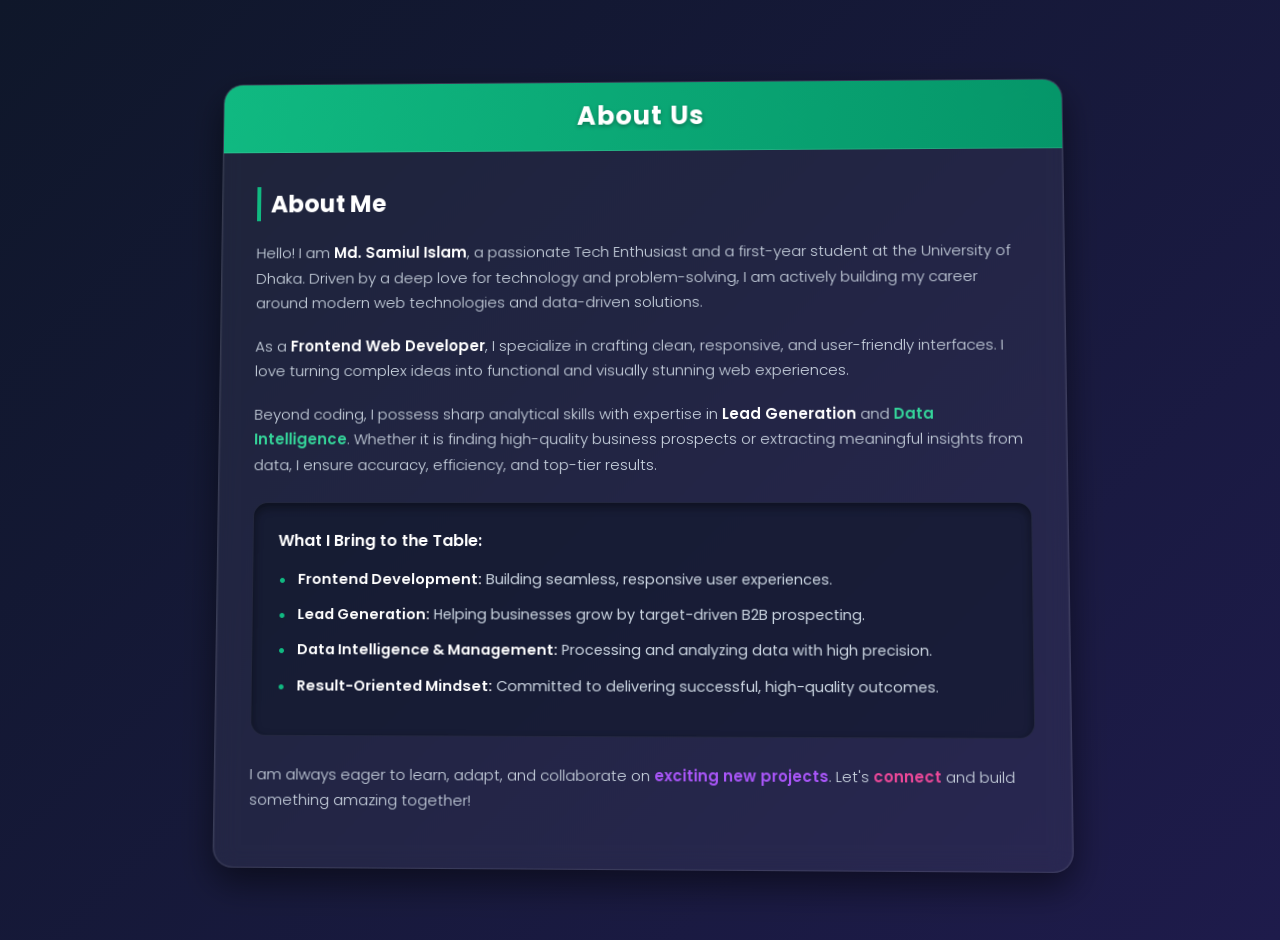
<file: 1. About - Copy/About.html>
<!DOCTYPE html>
<html lang="en">
<head>
    <meta charset="UTF-8">
    <meta name="viewport" content="width=device-width, initial-scale=1.0">
    <link rel="stylesheet" href="style.css">
    <title>About</title>
</head>
<!-- Main About Section Container -->
<section class="about-section">
    <!-- 3D Glassmorphic Wrapper Card -->
    <div class="about-card">
        
        <!-- Header Banner Area -->
        <div class="about-header">
            <h2>About Us</h2>
        </div>

        <!-- Main Content Area -->
        <div class="about-body">
            <h3>About Me</h3>
            
            <!-- Introduction Paragraph -->
            <p class="intro-text">
                Hello! I am <strong>Md. Samiul Islam</strong>, a passionate Tech Enthusiast and a first-year student at the University of Dhaka. Driven by a deep love for technology and problem-solving, I am actively building my career around modern web technologies and data-driven solutions.
            </p>

            <!-- Role and Focus Paragraph -->
            <p class="role-text">
                As a <strong>Frontend Web Developer</strong>, I specialize in crafting clean, responsive, and user-friendly interfaces. I love turning complex ideas into functional and visually stunning web experiences.
            </p>

            <!-- Additional Professional Skills Paragraph -->
            <p class="skills-text">
                Beyond coding, I possess sharp analytical skills with expertise in <strong>Lead Generation</strong> and <strong>Data Intelligence</strong>. Whether it is finding high-quality business prospects or extracting meaningful insights from data, I ensure accuracy, efficiency, and top-tier results.
            </p>

            <!-- 3D Skills Showcase Box (What I Bring to the Table) -->
            <div class="skills-box">
                <h4>What I Bring to the Table:</h4>
                <ul>
                    <li><strong>Frontend Development:</strong> Building seamless, responsive user experiences.</li>
                    <li><strong>Lead Generation:</strong> Helping businesses grow by target-driven B2B prospecting.</li>
                    <li><strong>Data Intelligence & Management:</strong> Processing and analyzing data with high precision.</li>
                    <li><strong>Result-Oriented Mindset:</strong> Committed to delivering successful, high-quality outcomes.</li>
                </ul>
            </div>

            <!-- Call to Action / Conclusion Statement -->
            <p class="cta-text">
                I am always eager to learn, adapt, and collaborate on <span>exciting new projects</span>. Let's <span class="highlight">connect</span> and build something amazing together!
            </p>
        </div>

    </div>
</section>
</body>
</html>
</file>
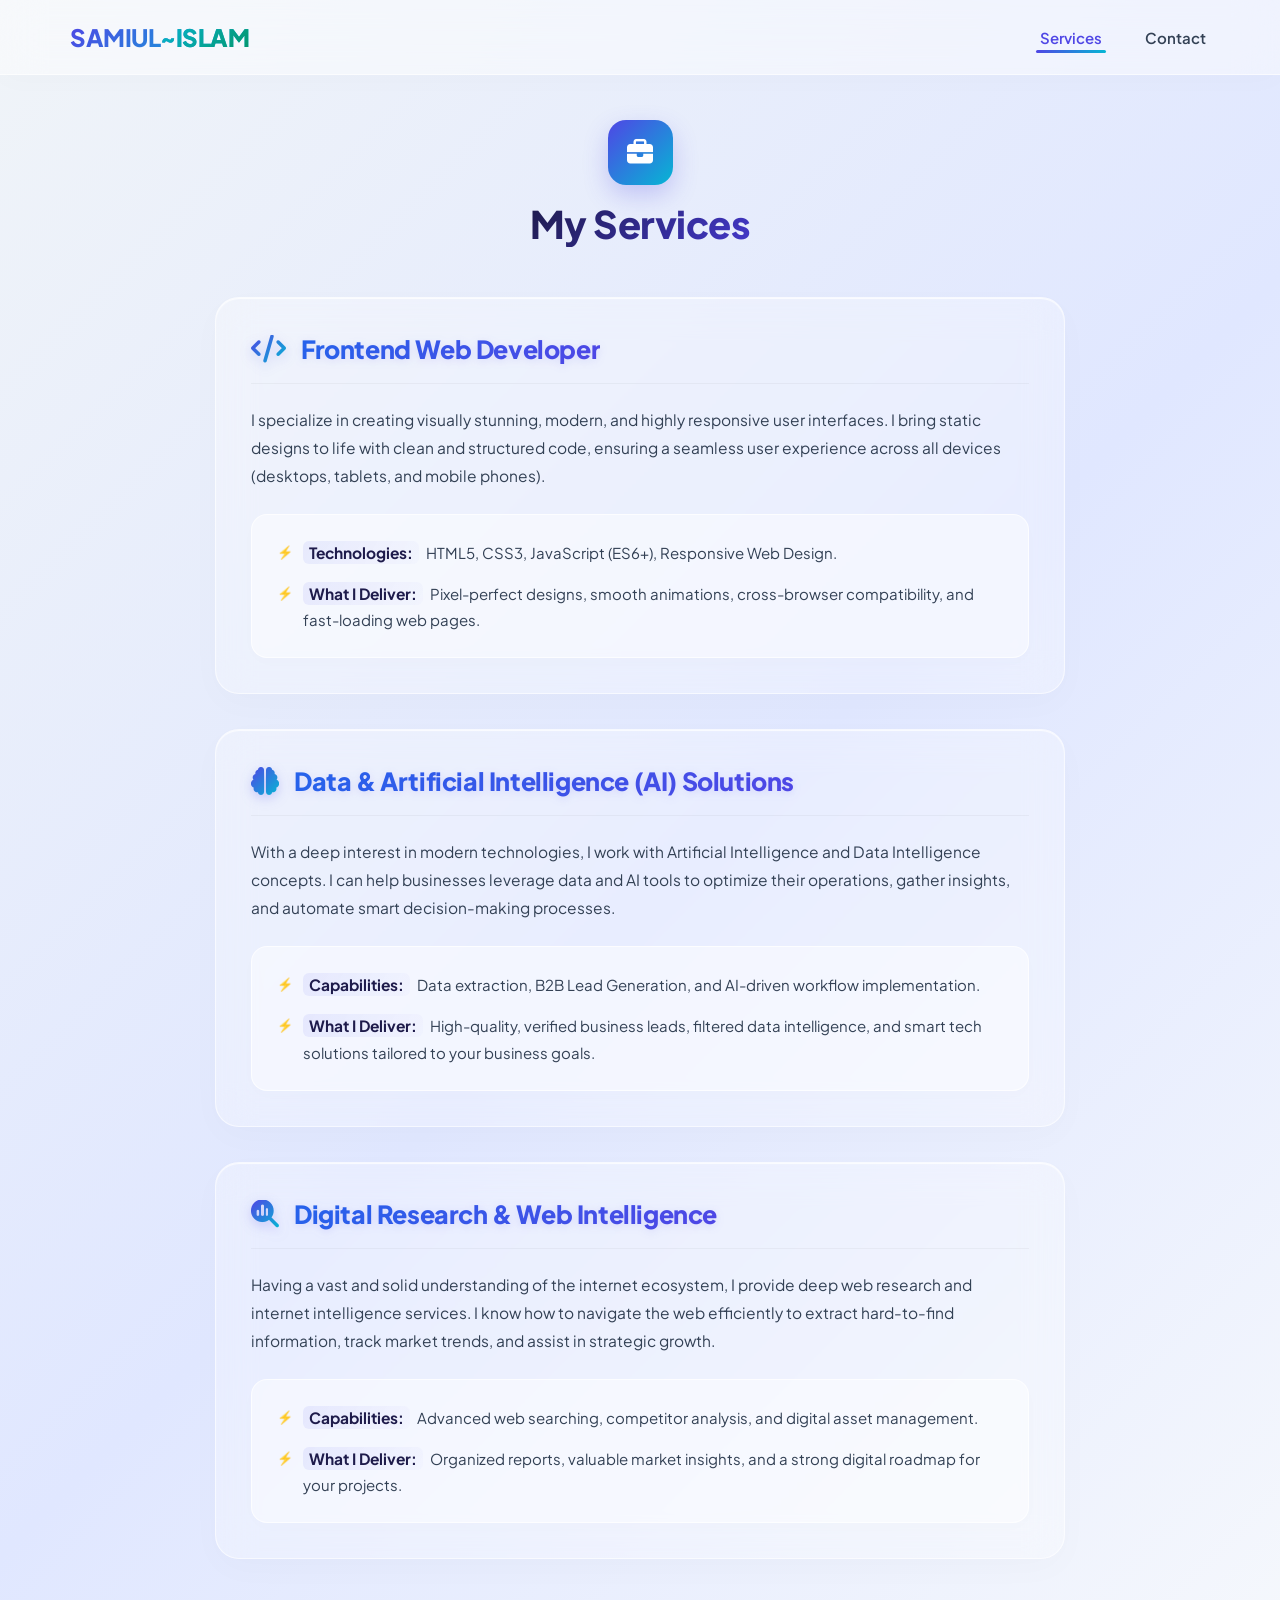
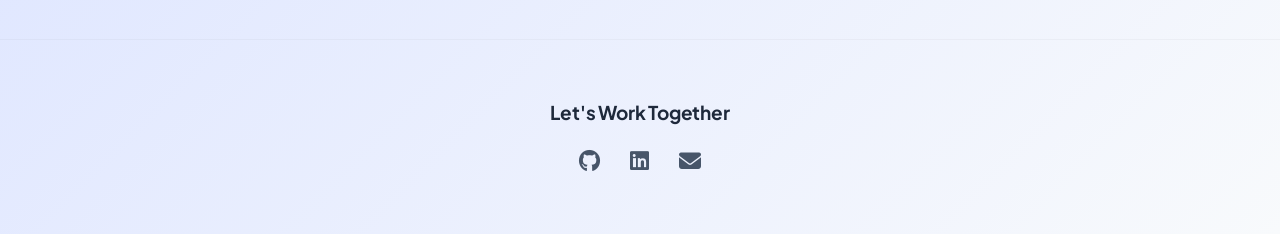
<file: 2. Services - Copy/Services.html>
<!DOCTYPE html>
<html lang="en">
<head>
    <meta charset="UTF-8">
    <meta name="viewport" content="width=device-width, initial-scale=1.0">
    <title>My Services</title>
    <link rel="stylesheet" href="services.css">
    <link rel="stylesheet" href="https://cdnjs.cloudflare.com/ajax/libs/font-awesome/6.4.0/css/all.min.css">
</head>
<body>

    <nav class="navbar">
        <div class="nav-container">
            <div class="logo">SAMIUL<span>~ISLAM</span></div>
            
            <div class="menu-toggle" id="mobile-menu">
                <span class="bar"></span>
                <span class="bar"></span>
                <span class="bar"></span>
            </div>
            
            <ul class="nav-links" id="nav-list">
                <li><a href="#" class="active">Services</a></li>
                <li><a href="#contact">Contact</a></li>
            </ul>
        </div>
    </nav>

    <main class="services-wrapper">
        <div class="services-main-header">
            <div class="briefcase-icon-wrapper">
                <i class="fa-solid fa-briefcase"></i>
            </div>
            <h1 class="main-title">My Services</h1>
        </div>
        
        <div class="services-container">
            
            <div class="service-card reveal-card">
                <div class="card-header">
                    <i class="fa-solid fa-code service-icon"></i>
                    <h2>Frontend Web Developer</h2>
                </div>
                <div class="card-body">
                    <p>I specialize in creating visually stunning, modern, and highly responsive user interfaces. I bring static designs to life with clean and structured code, ensuring a seamless user experience across all devices (desktops, tablets, and mobile phones).</p>
                    <div class="details-list">
                        <ul>
                            <li><strong>Technologies:</strong> HTML5, CSS3, JavaScript (ES6+), Responsive Web Design.</li>
                            <li><strong>What I Deliver:</strong> Pixel-perfect designs, smooth animations, cross-browser compatibility, and fast-loading web pages.</li>
                        </ul>
                    </div>
                </div>
            </div>

            <div class="service-card reveal-card">
                <div class="card-header">
                    <i class="fa-solid fa-brain service-icon"></i>
                    <h2>Data & Artificial Intelligence (AI) Solutions</h2>
                </div>
                <div class="card-body">
                    <p>With a deep interest in modern technologies, I work with Artificial Intelligence and Data Intelligence concepts. I can help businesses leverage data and AI tools to optimize their operations, gather insights, and automate smart decision-making processes.</p>
                    <div class="details-list">
                        <ul>
                            <li><strong>Capabilities:</strong> Data extraction, B2B Lead Generation, and AI-driven workflow implementation.</li>
                            <li><strong>What I Deliver:</strong> High-quality, verified business leads, filtered data intelligence, and smart tech solutions tailored to your business goals.</li>
                        </ul>
                    </div>
                </div>
            </div>

            <div class="service-card reveal-card">
                <div class="card-header">
                    <i class="fa-solid fa-magnifying-glass-chart service-icon"></i>
                    <h2>Digital Research & Web Intelligence</h2>
                </div>
                <div class="card-body">
                    <p>Having a vast and solid understanding of the internet ecosystem, I provide deep web research and internet intelligence services. I know how to navigate the web efficiently to extract hard-to-find information, track market trends, and assist in strategic growth.</p>
                    <div class="details-list">
                        <ul>
                            <li><strong>Capabilities:</strong> Advanced web searching, competitor analysis, and digital asset management.</li>
                            <li><strong>What I Deliver:</strong> Organized reports, valuable market insights, and a strong digital roadmap for your projects.</li>
                        </ul>
                    </div>
                </div>
            </div>

        </div>
    </main>

    <footer class="footer" id="contact">
        <h3 class="footer-title">Let's Work Together</h3>
        <div class="footer-icons">
            <a href="#" target="_blank"><i class="fa-brands fa-github"></i></a>
            <a href="#" target="_blank"><i class="fa-brands fa-linkedin"></i></a>
            <a href="#" target="_blank"><i class="fa-solid fa-envelope"></i></a>
        </div>
    </footer>

    <script>
        // Mobile Navbar Toggle Logic
        const menuToggle = document.getElementById('mobile-menu');
        const navLinks = document.getElementById('nav-list');

        menuToggle.addEventListener('click', () => {
            navLinks.classList.toggle('active');
            menuToggle.classList.toggle('is-active');
        });

        // Close menu panel when clicking any option on mobile
        document.querySelectorAll('.nav-links a').forEach(link => {
            link.addEventListener('click', () => {
                navLinks.classList.remove('active');
                menuToggle.classList.remove('is-active');
            });
        });

        // Scroll Reveal Animation Script
        const revealCards = document.querySelectorAll('.reveal-card');
        const checkCards = () => {
            const triggerBottom = window.innerHeight * 0.88;
            revealCards.forEach(card => {
                const cardTop = card.getBoundingClientRect().top;
                if(cardTop < triggerBottom) {
                    card.classList.add('show');
                }
            });
        };

        window.addEventListener('scroll', checkCards);
        window.addEventListener('load', checkCards);
    </script>
</body>
</html>
</file>
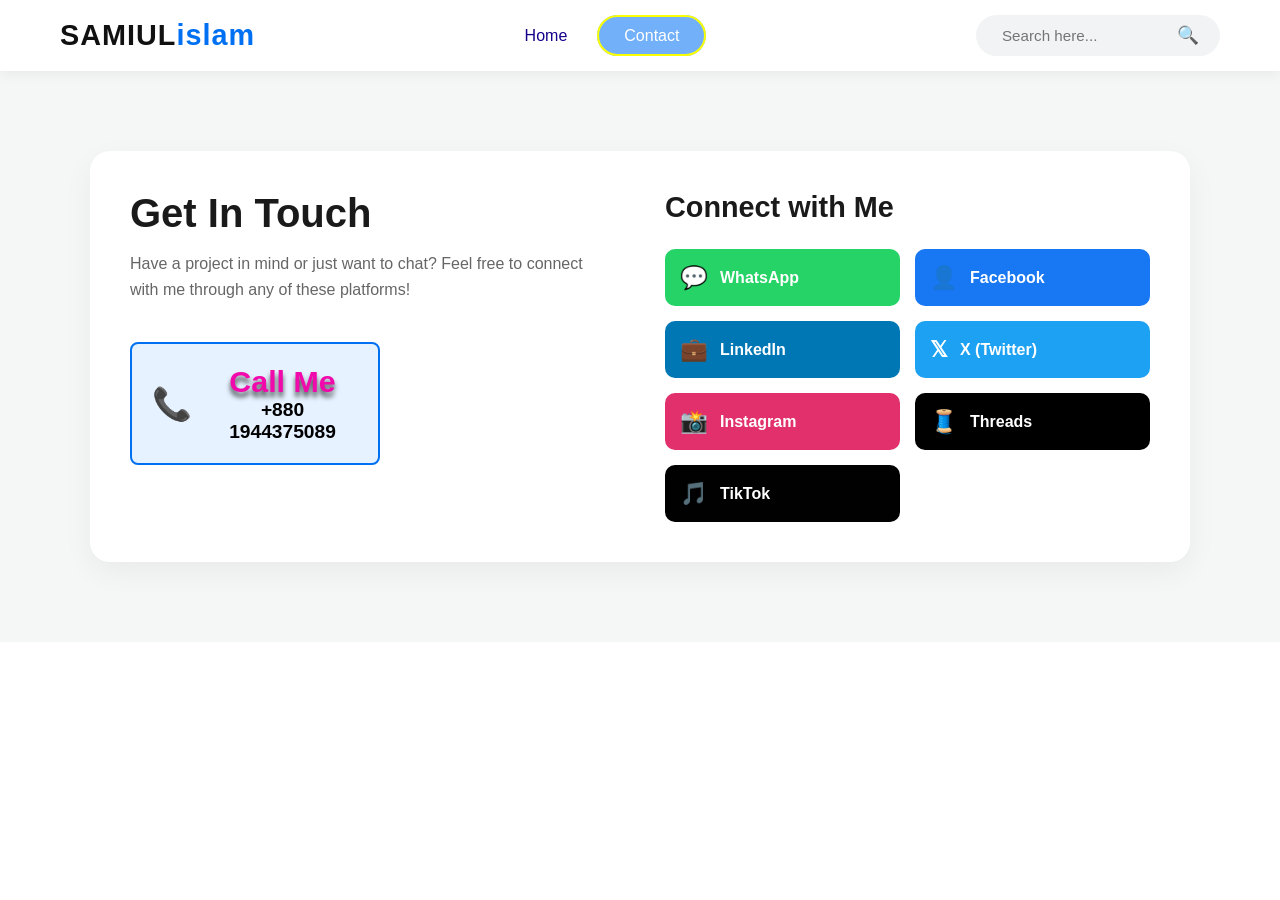
<file: 3. Contact - Copy/Contact.html>
<!DOCTYPE html>
<html lang="en">
<head>
    <meta charset="UTF-8">
    <meta name="viewport" content="width=device-width, initial-scale=1.0">
    <title>Contact</title>
    <link rel="stylesheet" href="contact.css">
</head>
<body>
<header class="header-area">
    <nav class="navbar">
        <div class="nav-logo">
            <a href="#">SAMIUL<span>islam</span></a>
        </div>

        <ul class="nav-menu">
            <li><a href="#" class="active">Home</a></li>           
            <li><a href="tel:+8801944375089" class="contact-point">Contact</a></li>
        </ul>

        <div class="nav-search">
            <form action="" method="GET">
                <input type="text" placeholder="Search here..." name="search">
                <button type="submit" class="search-btn">🔍</button>
            </form>
        </div>
    </nav>
</header>
          <section class="contact-section">
    <div class="contact-container">
        <!-- Left Side: Contact Info -->
        <div class="contact-info">
            <h2>Get In Touch</h2>
            <p>Have a project in mind or just want to chat? Feel free to connect with me through any of these platforms!</p>
            
            <div class="info-item">
                <span class="icon">📞</span>
                <div>
                    <h4>Call Me</h4>
                    <a href="tel:+8801944375089" class="contact-link">+880 1944375089</a>
                </div>
            </div>
        </div>

        <!-- Right Side: Social Links Grid -->
        <div class="contact-links">
            <h3>Connect with Me</h3>
            <div class="links-grid">
                <!-- WhatsApp -->
                <a href="https://wa.me/message/NJTA2TTK7U75C1" target="_blank" class="link-card whatsapp">
                    <span class="link-icon">💬</span>
                    <span>WhatsApp</span>
                </a>

                <!-- Facebook -->
                <a href="https://www.facebook.com/md.samiul.islam.184780" target="_blank" class="link-card facebook">
                    <span class="link-icon">👤</span>
                    <span>Facebook</span>
                </a>

                <!-- LinkedIn -->
                <a href="https://www.linkedin.com/in/md-samiul-islam-617473391?utm_source=share_via&utm_content=profile&utm_medium=member_android" target="_blank" class="link-card linkedin">
                    <span class="link-icon">💼</span>
                    <span>LinkedIn</span>
                </a>

                <!-- X (Twitter) -->
                <a href="https://x.com/samiul50457" target="_blank" class="link-card twitter">
                    <span class="link-icon">𝕏</span>
                    <span>X (Twitter)</span>
                </a>

                <!-- Instagram -->
                <a href="https://www.instagram.com/_samiul_islam_1?igsh=MXA0enprcDh6azEzag==" target="_blank" class="link-card instagram">
                    <span class="link-icon">📸</span>
                    <span>Instagram</span>
                </a>

                <!-- Threads -->
                <a href="https://www.threads.com/@_samiul_islam_1" target="_blank" class="link-card threads">
                    <span class="link-icon">🧵</span>
                    <span>Threads</span>
                </a>

                <!-- TikTok -->
                <a href="https://www.tiktok.com/@mdsamiulislam1868?_r=1&_t=ZS-957R9foD6VF" target="_blank" class="link-card tiktok">
                    <span class="link-icon">🎵</span>
                    <span>TikTok</span>
                </a>
            </div>
        </div>
    </div>
</section>
<!-- <div class="custom-box slide-left">Hover Me</div> -->
</body>
</html>
</file>
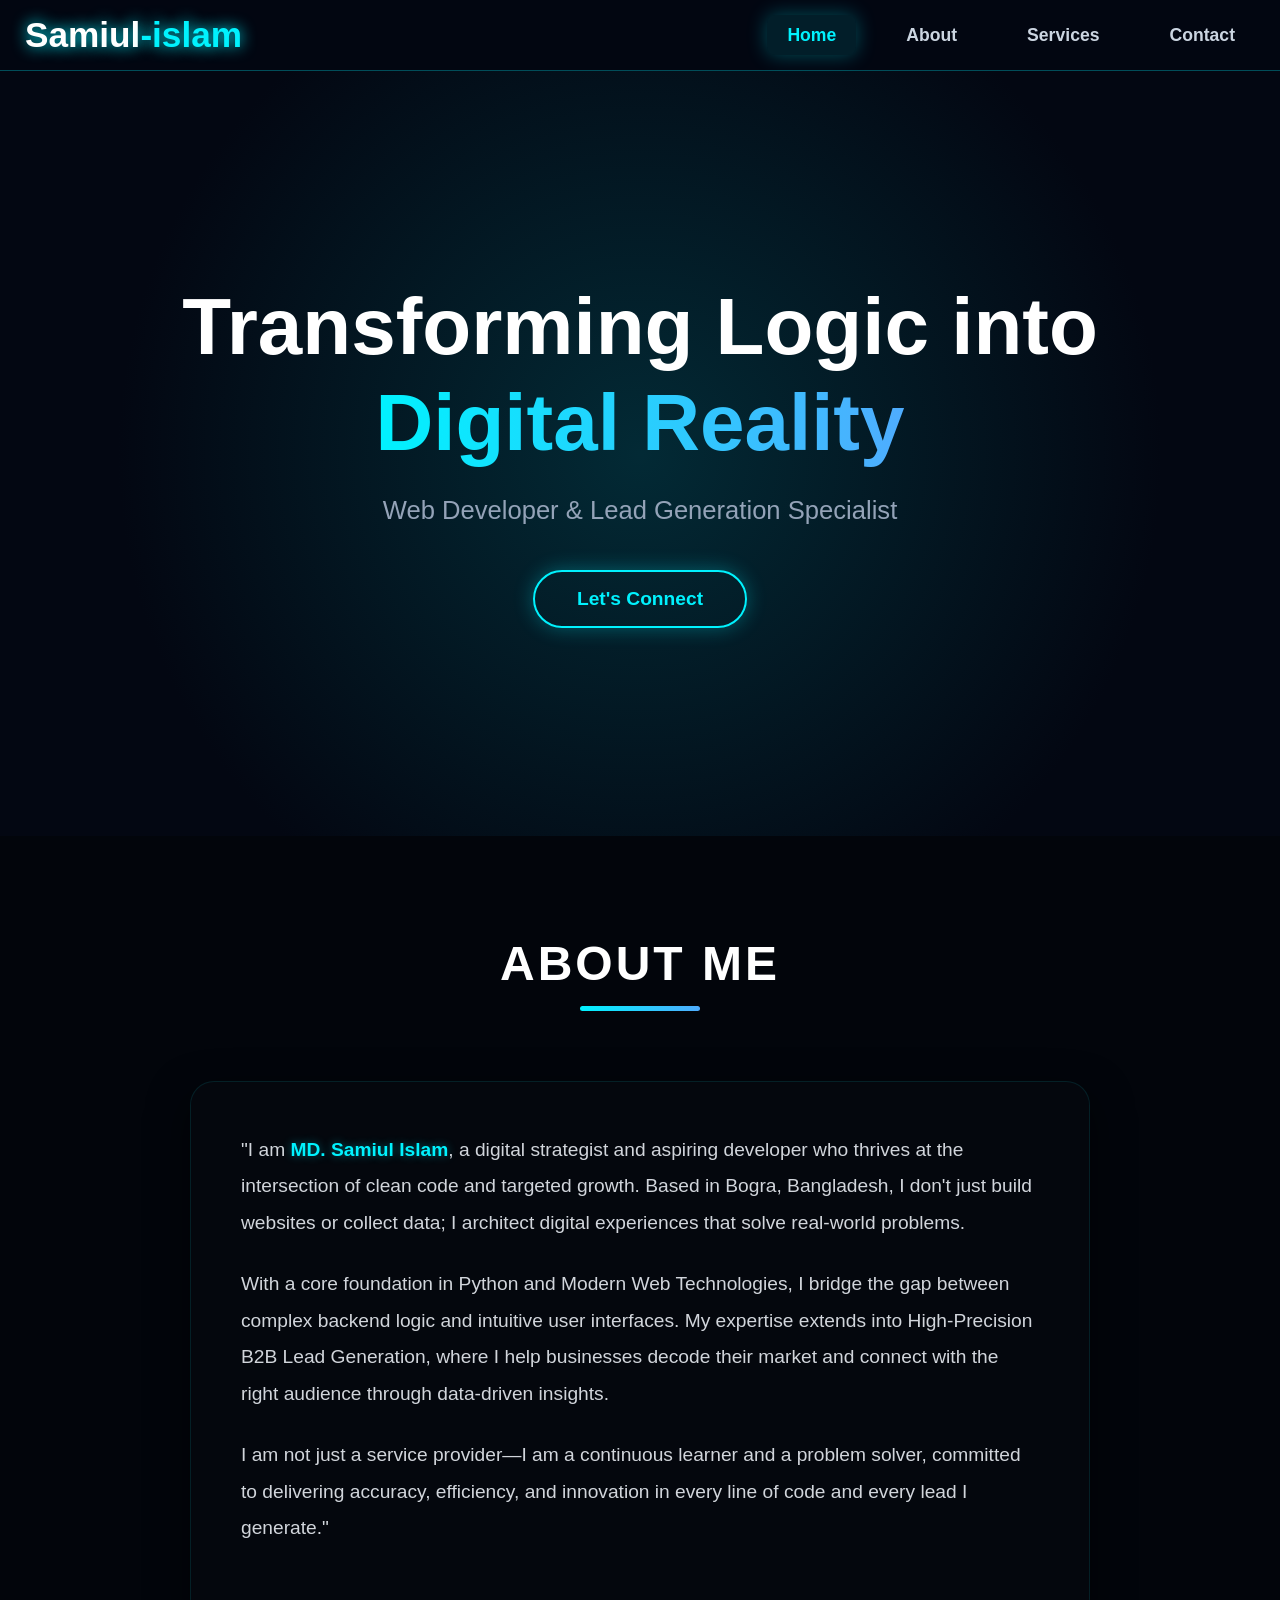
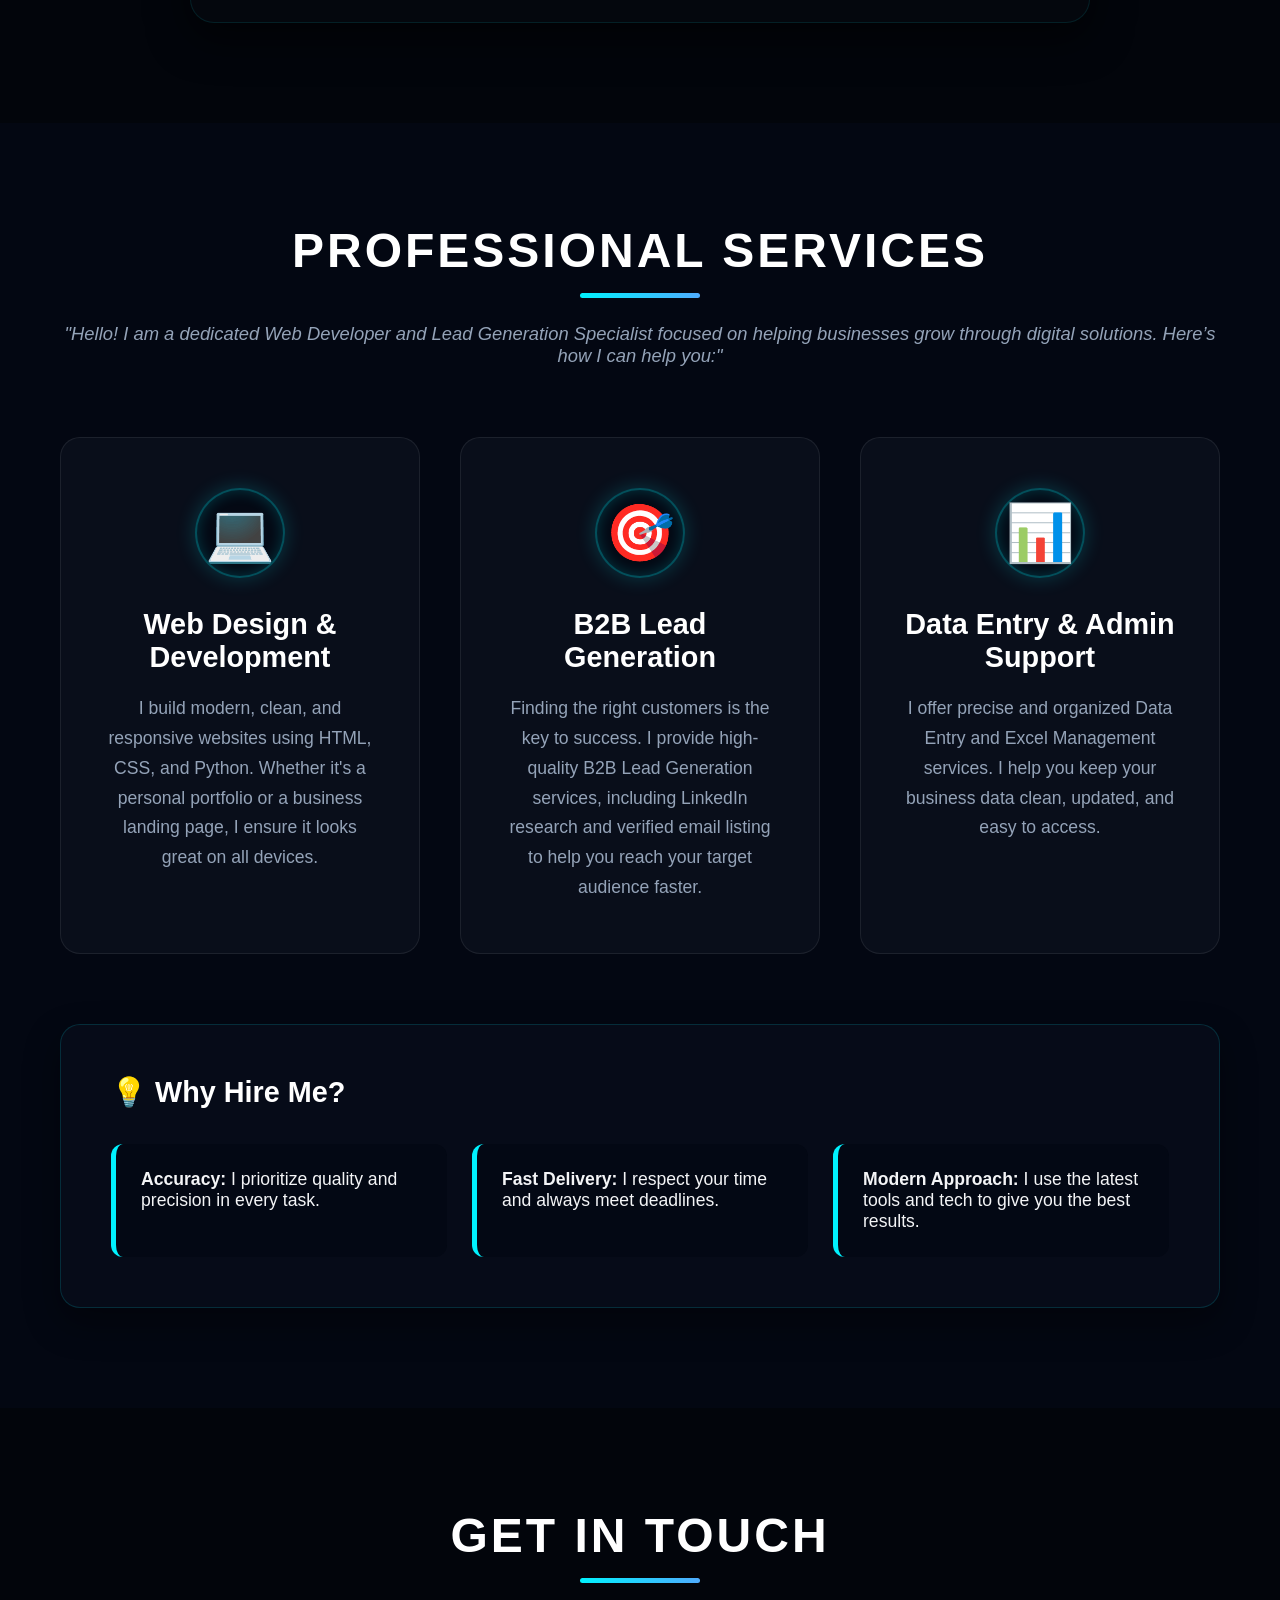
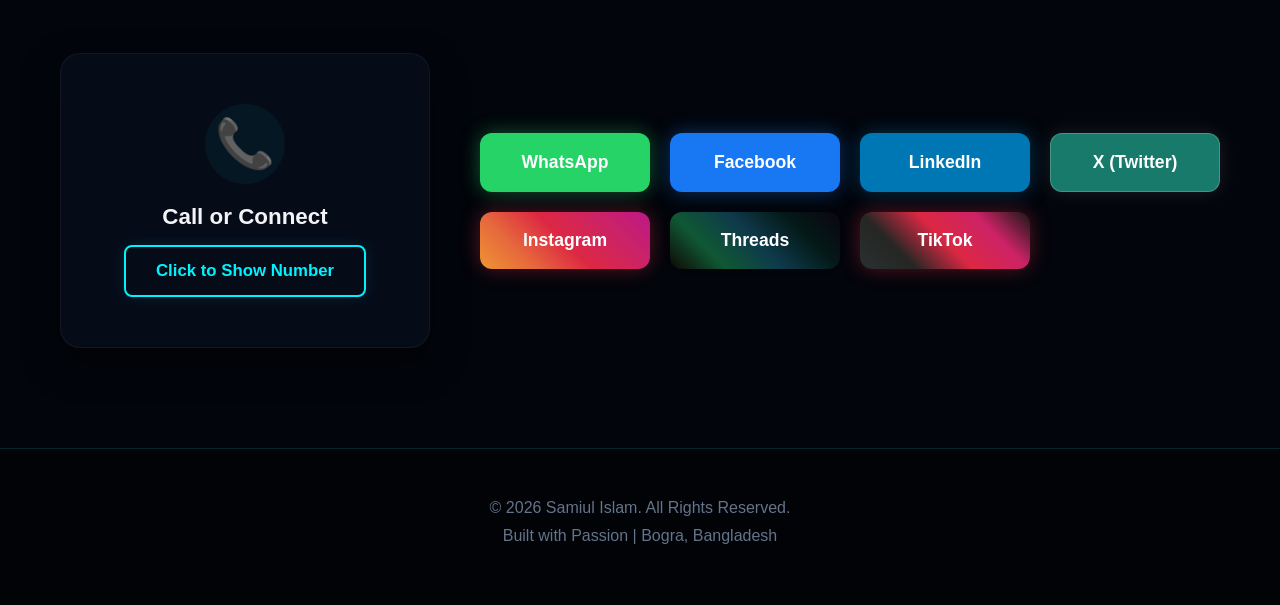
<file: 4. Blog - Copy/Blog.html>
<!DOCTYPE html>
<html lang="en">
<head>
    <meta charset="UTF-8">
    <meta name="viewport" content="width=device-width, initial-scale=1.0">
    <title>Samiul Islam | Digital Portfolio & Blog</title>
    <link rel="stylesheet" href="blog.css">
</head>
<body>

    <!-- ─── 1. Aesthetic Navigation Menu ─── -->
    <header class="header-area">
        <nav class="navbar">
            <div class="nav-logo">
                <a href="#">Samiul<span>-islam</span></a>
            </div>
            
            <!-- Hamburger Menu Icon for Mobile Devices -->
            <div class="menu-toggle" id="mobile-menu-btn">
                <span></span>
                <span></span>
                <span></span>
            </div>

            <ul class="nav-menu" id="nav-menu-list">
                <li><a href="#home" class="active">Home</a></li>
                <li><a href="#about">About</a></li>
                <li><a href="#services">Services</a></li>
                <li><a href="#contact">Contact</a></li>
            </ul>
        </nav>
    </header>

    <!-- ─── 2. Home / Hero Section ─── -->
    <section id="home" class="hero-section">
        <div class="hero-content">
            <h1>Transforming Logic into <br><span>Digital Reality</span></h1>
            <p>Web Developer & Lead Generation Specialist</p>
            <a href="#contact" class="cta-btn">Let's Connect</a>
        </div>
    </section>

    <!-- ─── 3. About Me Section ─── -->
    <section id="about" class="about-section">
        <div class="container">
            <div class="section-title">
                <h2>About Me</h2>
                <div class="line"></div>
            </div>
            <div class="about-box">
                <p>"I am <strong>MD. Samiul Islam</strong>, a digital strategist and aspiring developer who thrives at the intersection of clean code and targeted growth. Based in Bogra, Bangladesh, I don't just build websites or collect data; I architect digital experiences that solve real-world problems.</p>
                <p>With a core foundation in Python and Modern Web Technologies, I bridge the gap between complex backend logic and intuitive user interfaces. My expertise extends into High-Precision B2B Lead Generation, where I help businesses decode their market and connect with the right audience through data-driven insights.</p>
                <p>I am not just a service provider—I am a continuous learner and a problem solver, committed to delivering accuracy, efficiency, and innovation in every line of code and every lead I generate."</p>
            </div>
        </div>
    </section>

    <!-- ─── 4. Professional Services Section ─── -->
    <section id="services" class="services-section">
        <div class="container">
            <div class="section-title">
                <h2>Professional Services</h2>
                <div class="line"></div>
                <p class="sub-title">"Hello! I am a dedicated Web Developer and Lead Generation Specialist focused on helping businesses grow through digital solutions. Here’s how I can help you:"</p>
            </div>
            
            <div class="services-grid">
                <!-- Service 1: Web Development -->
                <div class="service-card slide-effect">
                    <div class="srv-icon-box">
                        <span class="srv-icon">💻</span>
                    </div>
                    <h3>Web Design & Development</h3>
                    <p>I build modern, clean, and responsive websites using HTML, CSS, and Python. Whether it's a personal portfolio or a business landing page, I ensure it looks great on all devices.</p>
                </div>
                <!-- Service 2: Lead Generation -->
                <div class="service-card slide-effect">
                    <div class="srv-icon-box">
                        <span class="srv-icon">🎯</span>
                    </div>
                    <h3>B2B Lead Generation</h3>
                    <p>Finding the right customers is the key to success. I provide high-quality B2B Lead Generation services, including LinkedIn research and verified email listing to help you reach your target audience faster.</p>
                </div>
                <!-- Service 3: Data Entry -->
                <div class="service-card slide-effect">
                    <div class="srv-icon-box">
                        <span class="srv-icon">📊</span>
                    </div>
                    <h3>Data Entry & Admin Support</h3>
                    <p>I offer precise and organized Data Entry and Excel Management services. I help you keep your business data clean, updated, and easy to access.</p>
                </div>
            </div>

            <!-- Why Hire Me Subsection -->
            <div class="why-hire-me">
                <h3>💡 Why Hire Me?</h3>
                <div class="benefits-grid">
                    <div class="benefit-item"><strong>Accuracy:</strong> I prioritize quality and precision in every task.</div>
                    <div class="benefit-item"><strong>Fast Delivery:</strong> I respect your time and always meet deadlines.</div>
                    <div class="benefit-item"><strong>Modern Approach:</strong> I use the latest tools and tech to give you the best results.</div>
                </div>
            </div>
        </div>
    </section>

    <!-- ─── 5. Contact Section ─── -->
    <section id="contact" class="contact-section">
        <div class="container">
            <div class="section-title">
                <h2>Get In Touch</h2>
                <div class="line"></div>
            </div>
            
            <div class="contact-container">
                <!-- Phone Card with Reveal Feature -->
                <div class="contact-phone-card">
                    <div class="p-icon-box">
                        <span class="p-icon">📞</span>
                    </div>
                    <h4>Call or Connect</h4>
                    <button id="reveal-btn" onclick="showNumber()">Click to Show Number</button>
                    <p id="phone-number" style="display: none;">
                        <a href="tel:+8801944375089" class="call-link">+880 1944375089</a>
                    </p>
                </div>

                <!-- Social Media Links Grid -->
                <div class="social-links-grid">
                    <a href="https://wa.me/message/NJTA2TTK7U75C1" target="_blank" class="social-btn whatsapp">WhatsApp</a>
                    <a href="https://www.facebook.com/md.samiul.islam.184780" target="_blank" class="social-btn facebook">Facebook</a>
                    <a href="https://www.linkedin.com/in/md-samiul-islam-617473391?utm_source=share_via&utm_content=profile&utm_medium=member_android" target="_blank" class="social-btn linkedin">LinkedIn</a>
                    <a href="https://x.com/samiul50457" target="_blank" class="social-btn twitter">X (Twitter)</a>
                    <a href="https://www.instagram.com/_samiul_islam_1?igsh=MXA0enprcDh6azEzag==" target="_blank" class="social-btn instagram">Instagram</a>
                    <a href="https://www.threads.com/@_samiul_islam_1" target="_blank" class="social-btn threads">Threads</a>
                    <a href="https://www.tiktok.com/@mdsamiulislam1868?_r=1&_t=ZS-957R9foD6VF" target="_blank" class="social-btn tiktok">TikTok</a>
                </div>
            </div>
        </div>
    </section>

    <!-- ─── 6. Footer Area ─── -->
    <footer class="footer-area">
        <p>&copy; 2026 Samiul Islam. All Rights Reserved.</p>
        <p>Built with Passion | Bogra, Bangladesh</p>
    </footer>

    <!-- ─── JavaScript for Mobile Menu & Phone Number Reveal ─── -->
    <script>
        // Toggle mobile responsive navigation menu
        const mobileMenuBtn = document.getElementById('mobile-menu-btn');
        const navMenuInst = document.getElementById('nav-menu-list');

        mobileMenuBtn.addEventListener('click', () => {
            navMenuInst.classList.toggle('active');
            mobileMenuBtn.classList.toggle('open');
        });

        // Click handler to reveal the hidden phone number
        function showNumber() {
            document.getElementById("phone-number").style.display = "block";
            document.getElementById("reveal-btn").style.display = "none";
        }
    </script>
</body>
</html>
</file>
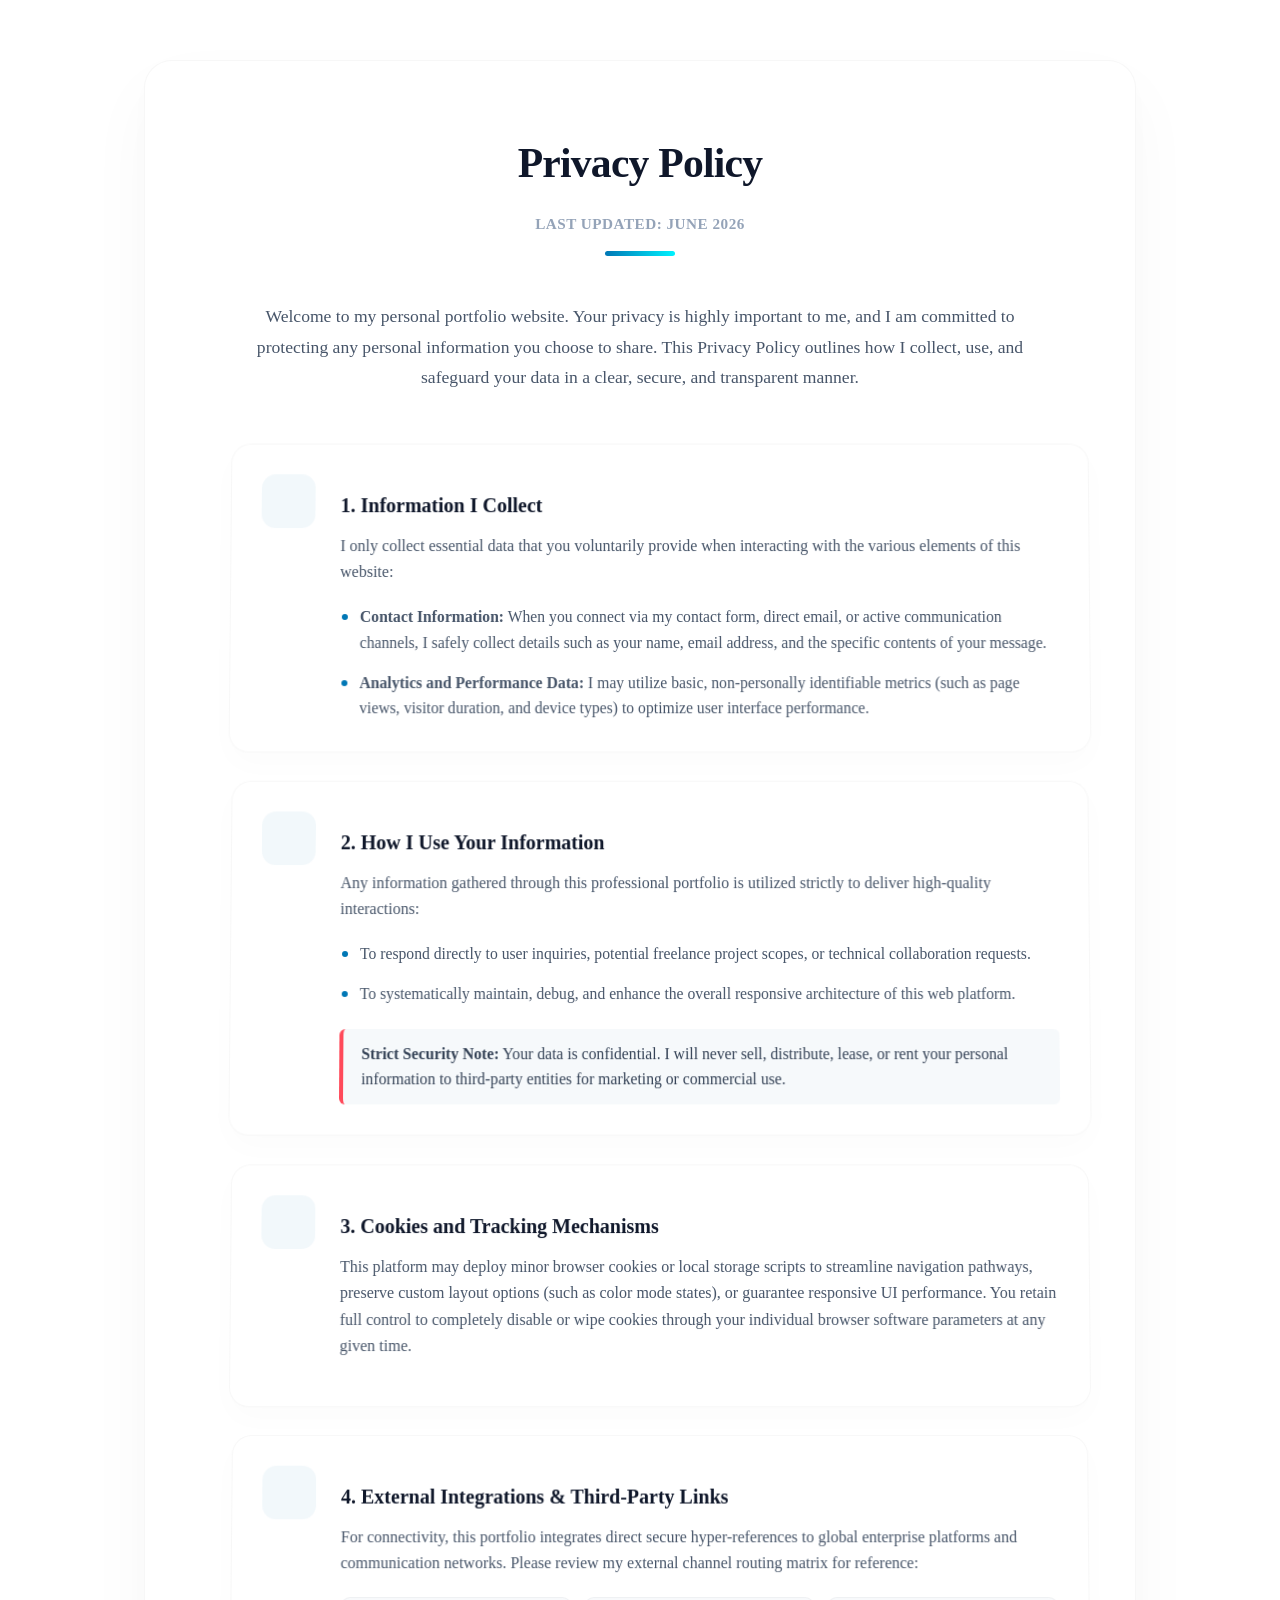
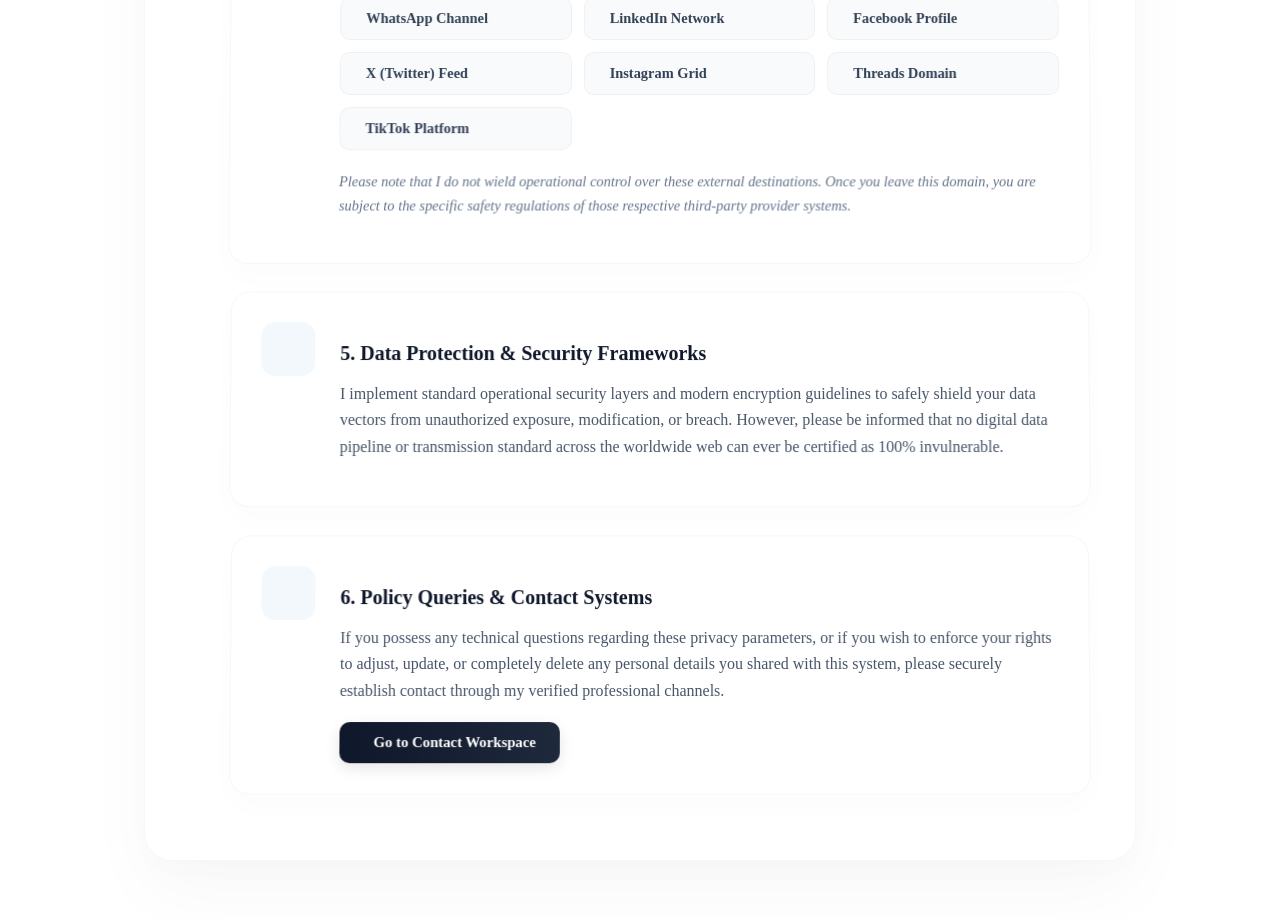
<file: 5. Privacy Policy - Copy/Privacy Policy.html>
<!DOCTYPE html>
<html lang="en">
<head>
    <meta charset="UTF-8">
    <meta name="viewport" content="width=device-width, initial-scale=1.0">
    <link rel="stylesheet" href="privacy-policy.css">
    <title>Document</title>
</head>
<body>
     <!-- Main Container for the 3D Luxury Privacy Policy Content -->
<div class="privacy-wrapper">
    
    <!-- Primary Page Header Section -->
    <div class="privacy-header">
        <div class="header-icon"><i class="fa-solid fa-shield-halved"></i></div>
        <h1>Privacy Policy</h1>
        <p class="last-update">Last Updated: June 2026</p>
        <div class="header-bar"></div>
    </div>

    <!-- Introduction Text to Welcome Visitors and Establish Trust -->
    <p class="welcome-text">
        Welcome to my personal portfolio website. Your privacy is highly important to me, and I am committed to protecting any personal information you choose to share. This Privacy Policy outlines how I collect, use, and safeguard your data in a clear, secure, and transparent manner.
    </p>

    <!-- Elevated 3D List Cards Matrix -->
    <ul class="privacy-list">
        
        <!-- Section 1: Data Collection Protocols -->
        <li class="privacy-item">
            <div class="item-icon-box"><i class="fa-solid fa-database"></i></div>
            <div class="item-content">
                <h3>1. Information I Collect</h3>
                <p>I only collect essential data that you voluntarily provide when interacting with the various elements of this website:</p>
                <div class="sub-list">
                    <span class="sub-item"><strong>Contact Information:</strong> When you connect via my contact form, direct email, or active communication channels, I safely collect details such as your name, email address, and the specific contents of your message.</span>
                    <span class="sub-item"><strong>Analytics and Performance Data:</strong> I may utilize basic, non-personally identifiable metrics (such as page views, visitor duration, and device types) to optimize user interface performance.</span>
                </div>
            </div>
        </li>

        <!-- Section 2: Data Usage Regulations -->
        <li class="privacy-item">
            <div class="item-icon-box"><i class="fa-solid fa-chart-pie"></i></div>
            <div class="item-content">
                <h3>2. How I Use Your Information</h3>
                <p>Any information gathered through this professional portfolio is utilized strictly to deliver high-quality interactions:</p>
                <div class="sub-list">
                    <span class="sub-item">To respond directly to user inquiries, potential freelance project scopes, or technical collaboration requests.</span>
                    <span class="sub-item">To systematically maintain, debug, and enhance the overall responsive architecture of this web platform.</span>
                    <span class="sub-item-note"><strong>Strict Security Note:</strong> Your data is confidential. I will never sell, distribute, lease, or rent your personal information to third-party entities for marketing or commercial use.</span>
                </div>
            </div>
        </li>

        <!-- Section 3: Browser Cookies and State Management -->
        <li class="privacy-item">
            <div class="item-icon-box"><i class="fa-solid fa-cookie-bite"></i></div>
            <div class="item-content">
                <h3>3. Cookies and Tracking Mechanisms</h3>
                <p>This platform may deploy minor browser cookies or local storage scripts to streamline navigation pathways, preserve custom layout options (such as color mode states), or guarantee responsive UI performance. You retain full control to completely disable or wipe cookies through your individual browser software parameters at any given time.</p>
            </div>
        </li>

        <!-- Section 4: External Third-Party Network Infrastructure -->
        <li class="privacy-item">
            <div class="item-icon-box"><i class="fa-solid fa-link"></i></div>
            <div class="item-content">
                <h3>4. External Integrations & Third-Party Links</h3>
                <p>For connectivity, this portfolio integrates direct secure hyper-references to global enterprise platforms and communication networks. Please review my external channel routing matrix for reference:</p>
                <div class="link-repository-grid">
                    <!-- Update the href attributes below with your precise custom URL endpoints -->
                    <a href="https://wa.me/message/NJTA2TTK7U75C1" target="_blank" class="repo-link-item"><i class="fa-brands fa-whatsapp"></i> WhatsApp Channel</a>
                    <a href="https://www.linkedin.com/in/md-samiul-islam-617473391" target="_blank" class="repo-link-item"><i class="fa-brands fa-linkedin-in"></i> LinkedIn Network</a>
                    <a href="https://www.facebook.com/md.samiul.islam.184780" target="_blank" class="repo-link-item"><i class="fa-brands fa-facebook-f"></i> Facebook Profile</a>
                    <a href="https://x.com/samiul50457" target="_blank" class="repo-link-item"><i class="fa-brands fa-x-twitter"></i> X (Twitter) Feed</a>
                    <a href="https://www.instagram.com/_samiul_islam_1" target="_blank" class="repo-link-item"><i class="fa-brands fa-instagram"></i> Instagram Grid</a>
                    <a href="https://www.threads.com/@_samiul_islam_1" target="_blank" class="repo-link-item"><i class="fa-brands fa-threads"></i> Threads Domain</a>
                    <a href="https://www.tiktok.com/@mdsamiulislam1868" target="_blank" class="repo-link-item"><i class="fa-brands fa-tiktok"></i> TikTok Platform</a>
                </div>
                <p class="post-link-notice">Please note that I do not wield operational control over these external destinations. Once you leave this domain, you are subject to the specific safety regulations of those respective third-party provider systems.</p>
            </div>
        </li>

        <!-- Section 5: Cryptographic Data Security Standard -->
        <li class="privacy-item">
            <div class="item-icon-box"><i class="fa-solid fa-lock"></i></div>
            <div class="item-content">
                <h3>5. Data Protection & Security Frameworks</h3>
                <p>I implement standard operational security layers and modern encryption guidelines to safely shield your data vectors from unauthorized exposure, modification, or breach. However, please be informed that no digital data pipeline or transmission standard across the worldwide web can ever be certified as 100% invulnerable.</p>
            </div>
        </li>

        <!-- Section 6: User Rights & Communication Routing -->
        <li class="privacy-item">
            <div class="item-icon-box"><i class="fa-solid fa-envelope-open-text"></i></div>
            <div class="item-content">
                <h3>6. Policy Queries & Contact Systems</h3>
                <p>If you possess any technical questions regarding these privacy parameters, or if you wish to enforce your rights to adjust, update, or completely delete any personal details you shared with this system, please securely establish contact through my verified professional channels.</p>
                <div class="contact-action-wrapper">
                    <!-- Update with your portfolio's central contact routing page -->
                    <a href="../3. Contact/Contact.html" class="contact-redirect-btn"><i class="fa-solid fa-paper-plane"></i> Go to Contact Workspace</a>
                </div>
            </div>
        </li>

    </ul>
</div>

</body>
</html>
</file>
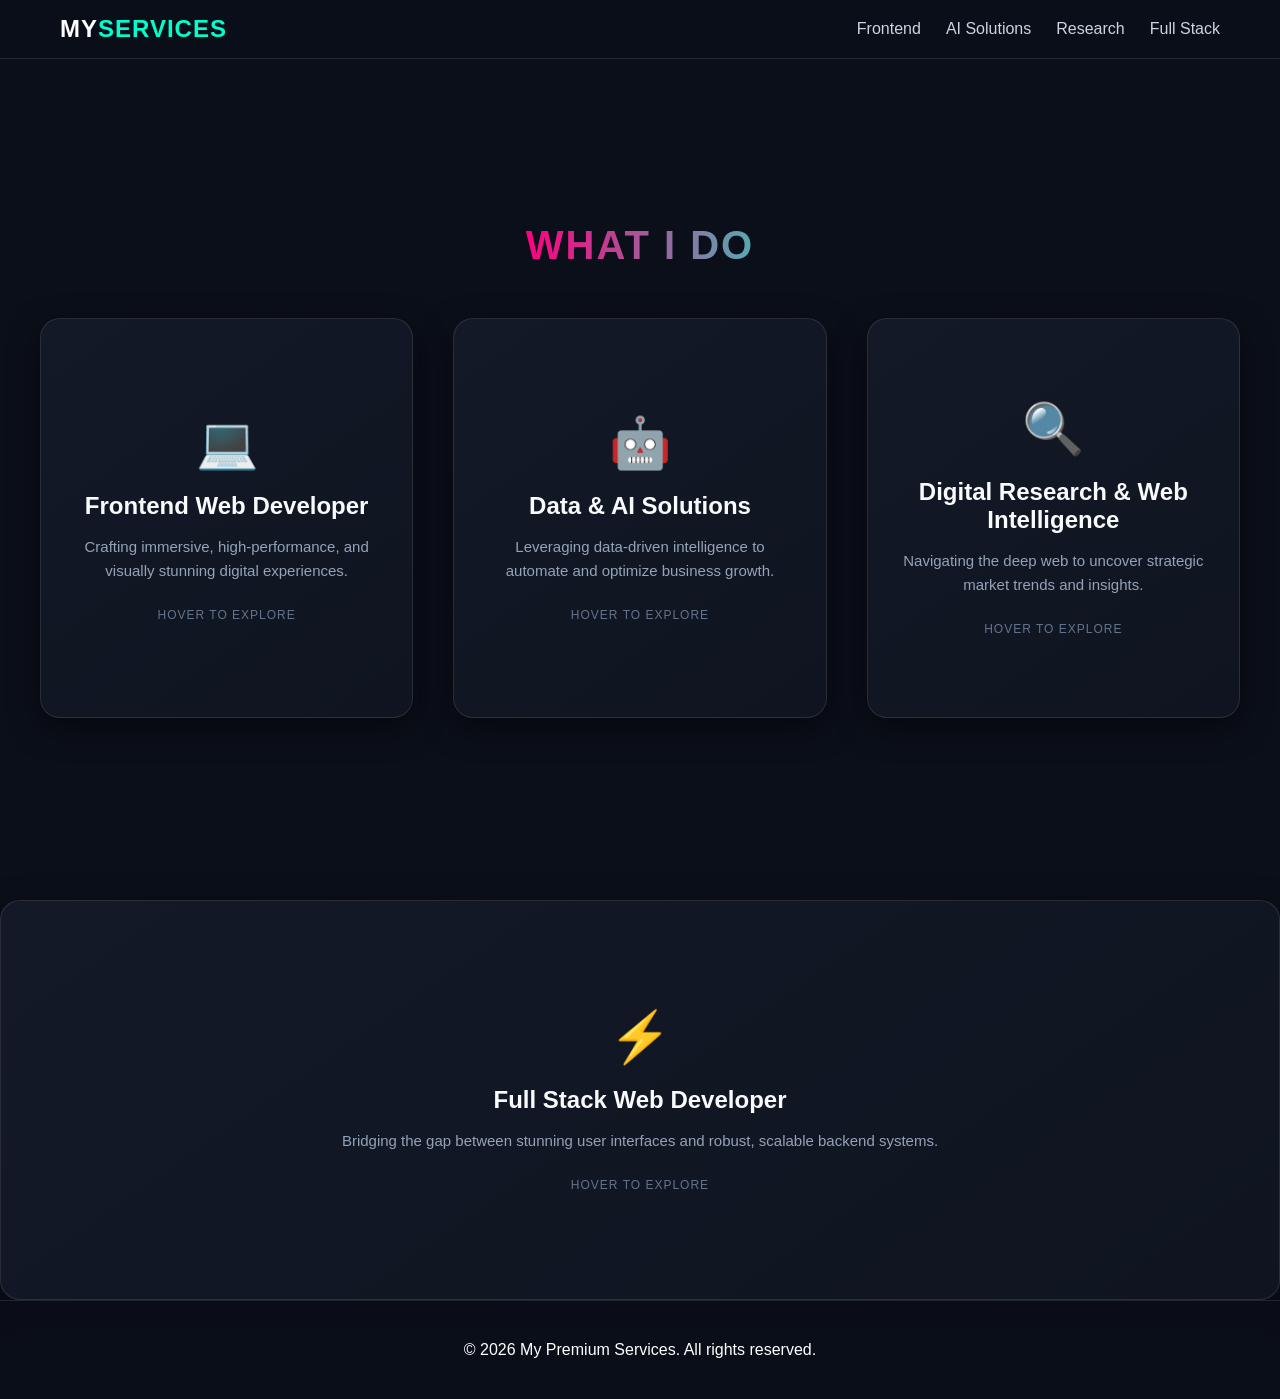
<file: 0. Main Page - Copy/1. Services/Services.html>
<!DOCTYPE html>
<html lang="en">
<head>
    <meta charset="UTF-8">
    <meta name="viewport" content="width=device-width, initial-scale=1.0">
    <title>My Premium Services</title>
    <link rel="stylesheet" href="style.css">
</head>
<body>

    <!-- Navigation Bar -->
    <nav class="navbar">
        <div class="nav-container">
            <a href="#" class="logo">My<span>Services</span></a>
            <ul class="nav-links">
                <li><a href="#frontend">Frontend</a></li>
                <li><a href="#ai-solutions">AI Solutions</a></li>
                <li><a href="#digital-research">Research</a></li>
                <li><a href="#fullstack">Full Stack</a></li>
            </ul>
        </div>
    </nav>

    <!-- Services Section -->
    <section class="services-section">
        <h2 class="section-title">What I Do</h2>
        
        <div class="services-container">
            
            <!-- Service 1: Frontend -->
            <div id="frontend" class="service-card">
                <div class="card-inner">
                    <div class="card-front">
                        <div class="icon">💻</div>
                        <h3>Frontend Web Developer</h3>
                        <p>Crafting immersive, high-performance, and visually stunning digital experiences.</p>
                        <span class="hover-hint">Hover to Explore</span>
                    </div>
                    <div class="card-back">
                        <h3>Core Expertise</h3>
                        <p>Transforming complex ideas into pixel-perfect, responsive, and blazing-fast web applications.</p>
                        <ul class="skills-list">
                            <li><strong>Tech Stack:</strong> HTML5, CSS3, JavaScript (ES6+), Responsive Design</li>
                            <li><strong>Deliverables:</strong> Seamless UX, cross-browser compatibility, & fluid animations.</li>
                        </ul>
                    </div>
                </div>
            </div>

            <!-- Service 2: AI Solutions -->
            <div id="ai-solutions" class="service-card">
                <div class="card-inner">
                    <div class="card-front">
                        <div class="icon">🤖</div>
                        <h3>Data & AI Solutions</h3>
                        <p>Leveraging data-driven intelligence to automate and optimize business growth.</p>
                        <span class="hover-hint">Hover to Explore</span>
                    </div>
                    <div class="card-back">
                        <h3>Core Expertise</h3>
                        <p>Extracting valuable insights and integrating smart AI workflows to streamline decision-making.</p>
                        <ul class="skills-list">
                            <li><strong>Capabilities:</strong> Data Extraction, B2B Lead Generation, AI Automation</li>
                            <li><strong>Deliverables:</strong> Verified business leads, filtered market data, & smart tech integration.</li>
                        </ul>
                    </div>
                </div>
            </div>

            <!-- Service 3: Digital Research -->
            <div id="digital-research" class="service-card">
                <div class="card-inner">
                    <div class="card-front">
                        <div class="icon">🔍</div>
                        <h3>Digital Research & Web Intelligence</h3>
                        <p>Navigating the deep web to uncover strategic market trends and insights.</p>
                        <span class="hover-hint">Hover to Explore</span>
                    </div>
                    <div class="card-back">
                        <h3>Core Expertise</h3>
                        <p>Conducting high-level web searching and competitor analysis to guide your strategic next steps.</p>
                        <ul class="skills-list">
                            <li><strong>Capabilities:</strong> Deep Web Searching, Competitor Analysis, Digital Asset Management</li>
                            <li><strong>Deliverables:</strong> Organized analytical reports, strategic roadmap, & market insights.</li>
                        </ul>
                    </div>
                </div>
            </div>

        </div>
    </section>
<div id="fullstack" class="service-card">
    <div class="card-inner">
        <div class="card-front">
            <div class="icon">⚡</div>
            <h3>Full Stack Web Developer</h3>
            <p>Bridging the gap between stunning user interfaces and robust, scalable backend systems.</p>
            <span class="hover-hint">Hover to Explore</span>
        </div>
        <div class="card-back">
            <h3>Core Expertise</h3>
            <p>Developing complete web applications from scratch, ensuring database efficiency, security, and smooth API integration.</p>
            <ul class="skills-list">
                <li><strong>Backend & DB:</strong> Node.js, Express, Python, Databases (SQL/NoSQL)</li>
                <li><strong>Deliverables:</strong> Secure authentication, RESTful APIs, optimized server logic, and full-scale deployment.</li>
            </ul>
        </div>
    </div>
</div>

    <!-- Footer -->
    <footer class="footer">
        <p>&copy; 2026 My Premium Services. All rights reserved.</p>
    </footer>
</body>
</html>
</file>
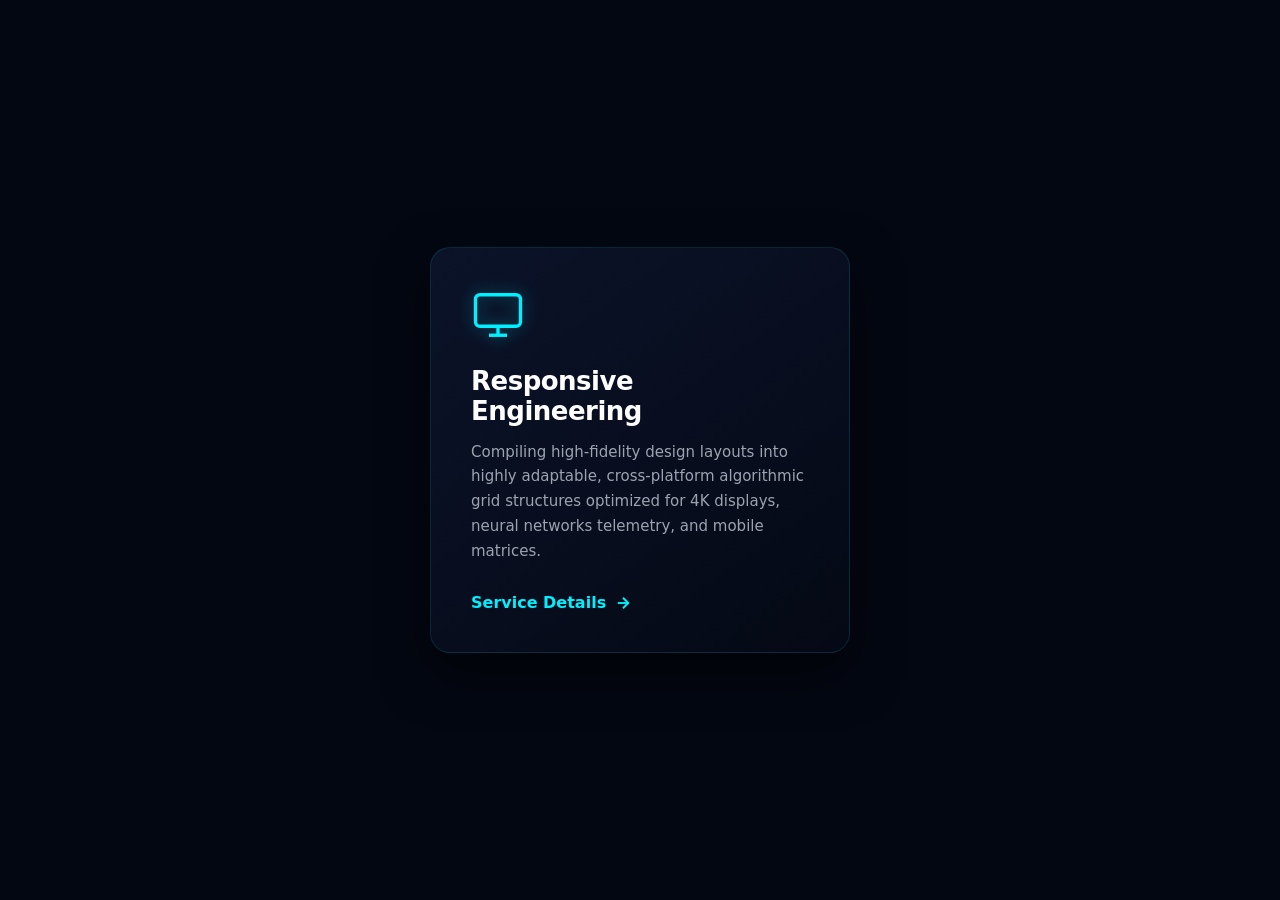
<file: 0. Main Page - Copy/2. Services/Services.html>
<!DOCTYPE html>
<html lang="en">
<head>
    <meta charset="UTF-8">
    <meta name="viewport" content="width=device-width, initial-scale=1.0">
    <title>Enterprise Engineering Matrix</title>
    <link rel="stylesheet" href="styles.css">
</head>
<body>

    <!-- Main Component Container -->
    <div class="matrix-wrapper">
        <div class="service-core-card">
            <!-- Glitch / Cyberpunk Border Lines -->
            <div class="card-glow-track"></div>
            
            <div class="card-header-icon">
                <svg viewBox="0 0 24 24" fill="none" stroke="currentColor" stroke-width="1.5">
                    <rect x="2" y="3" width="20" height="14" rx="2" />
                    <line x1="8" y1="21" x2="16" y2="21" />
                    <line x1="12" y1="17" x2="12" y2="21" />
                </svg>
            </div>
            
            <h3 class="service-title">Responsive Engineering</h3>
            <p class="service-summary">
                Compiling high-fidelity design layouts into highly adaptable, cross-platform algorithmic grid structures optimized for 4K displays, neural networks telemetry, and mobile matrices.
            </p>
            
            <button class="action-trigger-btn" onclick="openEngineDashboard()">
                Service Details 
                <span class="matrix-arrow">
                    <svg viewBox="0 0 24 24" fill="none" stroke="currentColor" stroke-width="2.5"><line x1="5" y1="12" x2="19" y2="12"></line><polyline points="12 5 19 12 12 19"></polyline></svg>
                </span>
            </button>
        </div>
    </div>

    <!-- AI/Machine Learning Dashboard Expansion Panel (Deep Technical Content) -->
    <div id="telemetryDashboard" class="dashboard-overlay">
        <div class="backdrop-blur-trigger" onclick="closeEngineDashboard()"></div>
        
        <div class="dashboard-console">
            <!-- Console Controls -->
            <button class="console-close-trigger" onclick="closeEngineDashboard()">&times;</button>
            
            <!-- Terminal Header Status -->
            <div class="console-header-telemetry">
                <div class="status-indicator">
                    <span class="pulse-dot"></span>
                    <span class="system-tag">SYSTEM // FULL_STACK_ENGINE_ACTIVE</span>
                </div>
                <h2 class="console-main-headline">Algorithmic Grid & Backend Telemetry Metrics</h2>
                <p class="console-sub-headline">An exhaustive computational deep-dive into scalable layouts, data extraction arrays, and machine learning node orchestrations.</p>
            </div>

            <!-- Deep Content Matrix Section -->
            <div class="console-data-grid">
                
                <!-- Node 01: Core Layout Pipeline -->
                <div class="data-node-block">
                    <div class="node-index">NODE_01 // FLUID_TOPOLOGY</div>
                    <h4>Mathematical Fluid Scaling & Proportional Compilation</h4>
                    <p>Moving beyond basic hardcoded breakpoints. The compilation engine utilizes multi-variable algebraic layout logic using dynamic CSS functions and viewport dimensions ($vw, vh$). Layout computational models automatically handle linear aspect ratio scaling from ultra-dense 4K workstations down to compact foldables, ensuring uniform structural telemetry.</p>
                </div>

                <!-- Node 02: Performance Telemetry -->
                <div class="data-node-block">
                    <div class="node-index">NODE_02 // RENDER_PIPELINE</div>
                    <h4>Core Web Vitals & Asynchronous Asset Pipeline</h4>
                    <p>Optimizing critical rendering paths to guarantee elite performance sub-0.4s metrics. Implements aggressive lazy loading arrays, adaptive content delivery networks via custom image-set markup, DOM node weight reduction scripts, and advanced asynchronous script compilation matrixes to achieve top-tier PageSpeed performance indices.</p>
                </div>

                <!-- Node 03: Engine Synchronization -->
                <div class="data-node-block">
                    <div class="node-index">NODE_03 // CROSS_ENGINE</div>
                    <h4>Cross-Browser Compilation & WebKit/Blink Alignment</h4>
                    <p>Mitigating rendering disparities across modern layout compilation pipelines. Utilizing robust continuous deployment testing loops to dynamically monitor runtime variations across WebKit, Gecko, and Blink environments. Strict polyfill deployment eliminates engine anomalies while reinforcing accessibility semantics.</p>
                </div>

                <!-- Node 04: Backend API Array -->
                <div class="data-node-block">
                    <div class="node-index">NODE_04 // BACKEND_INTEGRATION</div>
                    <h4>Scalable Server Architecture & RESTful API Mesh</h4>
                    <p>Engineered with performance-driven Node.js and Python infrastructures. Connects serverless functions to multi-tenant SQL/NoSQL databases with optimized pooling configurations. Implements secure JWT/OAuth authentication handshakes and high-throughput Redis caching layers to streamline concurrent data parsing pipelines.</p>
                </div>

                <!-- Node 05: Data Analytics Core -->
                <div class="data-node-block">
                    <div class="node-index">NODE_05 // DATA_INTELLIGENCE</div>
                    <h4>B2B Lead Pipelines & Automated Web Intelligence</h4>
                    <p>Deploying advanced headless scraping clusters capable of traversing deep-web parameters safely. Extracted raw telemetry is pipelined through filtering algorithms, producing structured corporate intelligence, verified lead matrixes, and actionable market trends mapped directly to custom cloud data environments.</p>
                </div>

                <!-- Node 06: ML Automation -->
                <div class="data-node-block">
                    <div class="node-index">NODE_06 // AI_AUTOMATION</div>
                    <h4>AI Workflow Orchestration & Intelligent Scripting</h4>
                    <p>Integrating machine learning API models directly into backend systems to automate complex tasks. Leveraging natural language parsing networks to analyze structured inputs, trigger automated smart decision workflows, and output synthetic database records tailored for scalable growth.</p>
                </div>

            </div>

            <!-- Deep Technical Console Footer Status -->
            <div class="console-telemetry-footer">
                <div class="telemetry-stat"><strong>LAYOUT MATRIX:</strong> Fluid Variable Grid</div>
                <div class="telemetry-stat"><strong>ACCESSIBILITY:</strong> WCAG 2.2 AAA Compliant</div>
                <div class="telemetry-stat"><strong>COMPILATION LATENCY:</strong> ~0.38s FCP</div>
            </div>
        </div>
    </div>

    <script>
        /**
 * Triggers the Advanced Telemetry Dashboard Panel state
 */
function openEngineDashboard() {
    const overlay = document.getElementById('telemetryDashboard');
    overlay.classList.add('active');
    
    // Disables background window interaction during console operations
    document.body.style.overflow = 'hidden';
}

/**
 * Gracefully terminates the Console Matrix Overlay
 */
function closeEngineDashboard() {
    const overlay = document.getElementById('telemetryDashboard');
    overlay.classList.remove('active');
    
    // Restores default window scrolling functionality
    document.body.style.overflow = 'auto';
}
    </script>
</body>
</html>
</file>
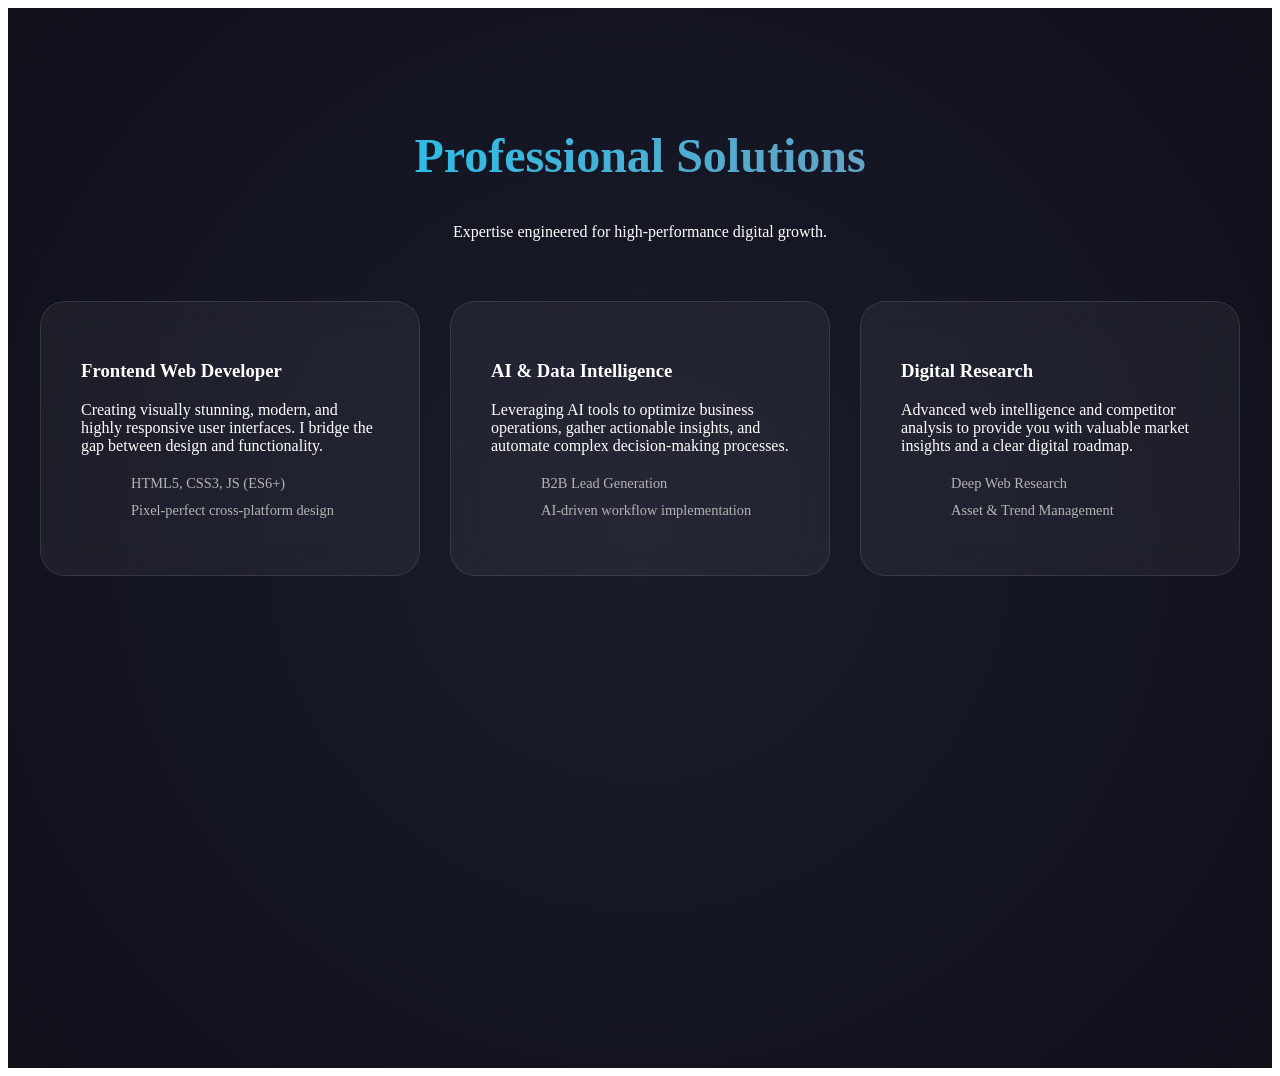
<file: 0. Main Page - Copy/Services/Services.html>
<!DOCTYPE html>
<html lang="en">
<head>
    <meta charset="UTF-8">
    <meta name="viewport" content="width=device-width, initial-scale=1.0">
    <link rel="stylesheet" href="services.css">
    <title>Services</title>
</head>
<body>
    <section class="premium-services-hub">
    <!-- Header -->
    <div class="hub-header">
        <h2>Professional Solutions</h2>
        <p>Expertise engineered for high-performance digital growth.</p>
    </div>

    <!-- Dynamic 3D Grid -->
    <div class="dynamic-service-grid">
        
        <!-- Service 01 -->
        <article class="service-card-3d" data-tilt>
            <div class="card-glow"></div>
            <div class="card-content">
                <i class="fa-solid fa-code icon-pulse"></i>
                <h3>Frontend Web Developer</h3>
                <p>Creating visually stunning, modern, and highly responsive user interfaces. I bridge the gap between design and functionality.</p>
                <ul class="feature-list">
                    <li><i class="fa-solid fa-check"></i> HTML5, CSS3, JS (ES6+)</li>
                    <li><i class="fa-solid fa-check"></i> Pixel-perfect cross-platform design</li>
                </ul>
            </div>
        </article>

        <!-- Service 02 -->
        <article class="service-card-3d" data-tilt>
            <div class="card-glow"></div>
            <div class="card-content">
                <i class="fa-solid fa-microchip icon-pulse"></i>
                <h3>AI & Data Intelligence</h3>
                <p>Leveraging AI tools to optimize business operations, gather actionable insights, and automate complex decision-making processes.</p>
                <ul class="feature-list">
                    <li><i class="fa-solid fa-check"></i> B2B Lead Generation</li>
                    <li><i class="fa-solid fa-check"></i> AI-driven workflow implementation</li>
                </ul>
            </div>
        </article>

        <!-- Service 03 -->
        <article class="service-card-3d" data-tilt>
            <div class="card-glow"></div>
            <div class="card-content">
                <i class="fa-solid fa-magnifying-glass-chart icon-pulse"></i>
                <h3>Digital Research</h3>
                <p>Advanced web intelligence and competitor analysis to provide you with valuable market insights and a clear digital roadmap.</p>
                <ul class="feature-list">
                    <li><i class="fa-solid fa-check"></i> Deep Web Research</li>
                    <li><i class="fa-solid fa-check"></i> Asset & Trend Management</li>
                </ul>
            </div>
        </article>

    </div>
</section>
</body>
</html>
</file>
<file: 1. About - Copy/style.css>
/* Base settings and font styling */
@import url('https://fonts.googleapis.com/css2?family=Poppins:wght@300;400;600;700&display=swap');

body {
    font-family: 'Poppins', sans-serif;
    background: linear-gradient(135deg, #0f172a, #1e1b4b); /* Deep modern dark gradient background */
    min-height: 100vh;
    display: flex;
    justify-content: center;
    align-items: center;
    margin: 0;
    padding: 20px;
}

/* About Section Container with perspective for 3D effect */
.about-section {
    perspective: 1000px;
    width: 100%;
    max-width: 850px;
}

/* 3D Glassmorphism Main Card */
.about-card {
    background: rgba(255, 255, 255, 0.05); /* Semi-transparent white */
    backdrop-filter: blur(12px); /* Glass blur effect */
    -webkit-backdrop-filter: blur(12px);
    border: 1px solid rgba(255, 255, 255, 0.1); /* Subtle edge highlight */
    border-radius: 20px;
    box-shadow: 0 15px 35px rgba(0, 0, 0, 0.5), 
                inset 0 1px 2px rgba(255, 255, 255, 0.2); /* Internal 3D depth glow */
    overflow: hidden;
    transform: rotateX(2deg) rotateY(-1deg); /* Slight 3D tilted angle */
    transition: transform 0.5s ease, box-shadow 0.5s ease;
}

/* Smooth 3D tilt hover animation */
.about-card:hover {
    transform: rotateX(0deg) rotateY(0deg) scale(1.02); /* Straightens and scales up slightly */
    box-shadow: 0 20px 40px rgba(16, 185, 129, 0.2); /* Adds a subtle neon emerald glow on hover */
}

/* Header Green Banner style mimicking the image */
.about-header {
    background: linear-gradient(90deg, #10b981, #059669); /* Beautiful emerald green gradient */
    padding: 15px;
    text-align: center;
    border-bottom: 1px solid rgba(255, 255, 255, 0.1);
}

.about-header h2 {
    color: #ffffff;
    margin: 0;
    font-size: 26px;
    font-weight: 700;
    letter-spacing: 1px;
    text-shadow: 0 2px 4px rgba(0, 0, 0, 0.3); /* 3D text shadow */
}

/* Main Body Styling */
.about-body {
    padding: 35px;
    color: #cbd5e1; /* Soft readable text color */
}

.about-body h3 {
    font-size: 24px;
    color: #ffffff;
    margin-top: 0;
    margin-bottom: 20px;
    border-left: 4px solid #10b981; /* Left vertical neon indicator line */
    padding-left: 10px;
}

.about-body p {
    font-size: 15px;
    line-height: 1.7;
    margin-bottom: 18px;
    font-weight: 300;
}

/* Styling for bold emphasized text */
.about-body strong {
    color: #ffffff;
    font-weight: 600;
}

/* Specific text color highlighting matching the original design */
.about-body strong:nth-of-type(2), 
.about-body strong:nth-of-type(3) {
    color: #34d399; /* Light emerald color */
}

/* Inner 3D Container (What I Bring to the Table) */
.skills-box {
    background: rgba(15, 23, 42, 0.6); /* Darker transparent layer inside the glass card */
    border: 1px solid rgba(255, 255, 255, 0.05);
    border-radius: 15px;
    padding: 25px;
    margin: 25px 0;
    box-shadow: inset 0 4px 10px rgba(0, 0, 0, 0.4); /* Inward shadow for carving/sunken 3D effect */
}

.skills-box h4 {
    color: #ffffff;
    margin-top: 0;
    margin-bottom: 15px;
    font-size: 16px;
    font-weight: 600;
}

.skills-box ul {
    list-style-type: none; /* Removes default bullet points */
    padding: 0;
    margin: 0;
}

.skills-box ul li {
    font-size: 14.5px;
    line-height: 1.6;
    margin-bottom: 12px;
    position: relative;
    padding-left: 20px;
}

/* Custom glow bullet points */
.skills-box ul li::before {
    content: "•";
    color: #10b981; /* Glowing emerald bullet */
    font-weight: bold;
    font-size: 18px;
    position: absolute;
    left: 0;
    top: -2px;
}

/* Call to action typography and specific colored keywords */
.cta-text {
    margin-top: 25px;
    font-size: 15px;
}

.cta-text span {
    color: #a855f7; /* Vibrant purple text for exciting projects */
    font-weight: 600;
}

.cta-text .highlight {
    color: #ec4899; /* Pink accent text for connect */
    font-weight: 600;
}
</file>
<file: 2. Services - Copy/services.css>
/* ==========================================================================
   Importing Premium & Modern Font Styles
   ========================================================================== */
@import url('https://fonts.googleapis.com/css2?family=Plus+Jakarta+Sans:wght@300;400;500;600;700;800&display=swap');

* {
    margin: 0;
    padding: 0;
    box-sizing: border-box;
    font-family: 'Plus Jakarta Sans', sans-serif;
}

html {
    scroll-behavior: smooth;
}

body {
    /* Rich ambient background with premium light-blend hues */
    background: linear-gradient(135deg, #f0f4f8 0%, #e0e7ff 50%, #f8fafc 100%);
    min-height: 100vh;
    padding-top: 90px;
    color: #0f172a;
    overflow-x: hidden;
}

/* ==========================================================================
   Navigation Bar Styles
   ========================================================================== */
.navbar {
    background: rgba(255, 255, 255, 0.45);
    backdrop-filter: blur(20px);
    -webkit-backdrop-filter: blur(20px);
    border-bottom: 1px solid rgba(255, 255, 255, 0.6);
    position: fixed;
    top: 0;
    width: 100%;
    height: 75px;
    z-index: 1000;
    box-shadow: 0 4px 30px rgba(0, 0, 0, 0.02);
}

.nav-container {
    max-width: 1200px;
    height: 100%;
    margin: 0 auto;
    display: flex;
    justify-content: space-between;
    align-items: center;
    padding: 0 30px;
}

.logo {
    font-size: 24px;
    font-weight: 800;
    background: linear-gradient(135deg, #4f46e5, #06b6d4);
    -webkit-background-clip: text;
    -webkit-text-fill-color: transparent;
    letter-spacing: -0.5px;
}

.logo span {
    background: linear-gradient(135deg, #06b6d4, #059669);
    -webkit-background-clip: text;
    -webkit-text-fill-color: transparent;
}

.nav-links {
    display: flex;
    list-style: none;
    gap: 35px;
}

.nav-links a {
    text-decoration: none;
    color: #334155;
    font-size: 15px;
    font-weight: 600;
    transition: all 0.3s cubic-bezier(0.4, 0, 0.2, 1);
    position: relative;
    padding: 6px 4px;
}

.nav-links a:hover, .nav-links a.active {
    color: #4f46e5;
}

.nav-links a::after {
    content: '';
    position: absolute;
    bottom: 0;
    left: 0;
    width: 0;
    height: 3px;
    border-radius: 2px;
    background: linear-gradient(90deg, #4f46e5, #06b6d4);
    transition: width 0.3s ease;
}

.nav-links a:hover::after, .nav-links a.active::after {
    width: 100%;
}

/* ==========================================================================
   Main Page Header Area
   ========================================================================== */
.services-wrapper {
    max-width: 900px;
    margin: 30px auto 80px auto;
    padding: 0 25px;
}

.services-main-header {
    display: flex;
    flex-direction: column;
    align-items: center;
    justify-content: center;
    gap: 15px;
    margin-bottom: 50px;
}

.briefcase-icon-wrapper {
    background: linear-gradient(135deg, #4f46e5, #06b6d4);
    width: 65px;
    height: 65px;
    display: flex;
    align-items: center;
    justify-content: center;
    border-radius: 18px;
    box-shadow: 0 10px 25px rgba(79, 70, 229, 0.25);
    animation: floatEffect 4s ease-in-out infinite;
}

.briefcase-icon-wrapper i {
    color: #ffffff;
    font-size: 26px;
}

.main-title {
    font-size: 38px;
    font-weight: 800;
    letter-spacing: -0.5px;
    background: linear-gradient(135deg, #1e1b4b, #4338ca);
    -webkit-background-clip: text;
    -webkit-text-fill-color: transparent;
}

.services-container {
    display: grid;
    grid-template-columns: 1fr;
    gap: 35px;
}

/* ==========================================================================
   Frosted Glassmorphism Cards with 3D Depth
   ========================================================================== */
.service-card {
    background: rgba(255, 255, 255, 0.28); /* Smooth Frosted Glass Panel Base */
    backdrop-filter: blur(18px);
    -webkit-backdrop-filter: blur(18px);
    border: 1px solid rgba(255, 255, 255, 0.6);
    border-radius: 24px;
    padding: 35px;
    box-shadow: 0 10px 35px rgba(0, 0, 0, 0.02), 
                inset 0 1px 1px rgba(255, 255, 255, 0.8);
}

/* Scroll reveal initialization rules */
.reveal-card {
    opacity: 0;
    transform: translateY(60px);
    transition: all 0.85s cubic-bezier(0.16, 1, 0.3, 1);
}

.reveal-card.show {
    opacity: 1;
    transform: translateY(0);
}

/* Advanced Card Hover 3D Shadow Dynamics */
.service-card:hover {
    transform: translateY(-8px) scale(1.005);
    background: rgba(255, 255, 255, 0.45);
    box-shadow: 0 30px 60px rgba(79, 70, 229, 0.08), 
                0 0 35px rgba(255, 255, 255, 0.5);
}

/* ==========================================================================
   FIXED: Standalone 3D Icons & Beautiful Title Typography
   ========================================================================== */
.card-header {
    display: flex;
    align-items: center; /* Vertically aligns the pure icon and heading perfectly */
    gap: 15px;           /* Gives a clean, premium spacing between icon and text */
    margin-bottom: 22px;
    border-bottom: 1px solid rgba(0, 0, 0, 0.04);
    padding-bottom: 18px;
}

/* 
   FIXED: Completely removed the background box container and cuts.
   The icon is now beautifully standalone and floats natively next to the header text.
*/
.service-icon {
    font-size: 28px;     /* Increased size to make the standalone icon look sharp and bold */
    background: linear-gradient(135deg, #4f46e5, #06b6d4); /* Luxury gradient applied directly to the icon shape */
    -webkit-background-clip: text;
    -webkit-text-fill-color: transparent;
    display: inline-block;
    padding: 0;          /* Resetting all previous background layout block side effects */
    margin: 0;
    width: auto;
    height: auto;
    /* Added a beautiful 3D ambient drop-shadow effect to build depth without needing a container box */
    filter: drop-shadow(0px 4px 6px rgba(79, 70, 229, 0.25));
    transition: transform 0.3s ease;
}

/* Subtle icon rotation effect when hovering over the main service card */
.service-card:hover .service-icon {
    transform: scale(1.12) rotate(3deg);
}

/* 3D Dynamic Title Styling */
.card-header h2 {
    font-size: 25px;
    font-weight: 800;
    background: linear-gradient(135deg, #2563eb, #4f46e5); /* High-contrast modern gradient look */
    -webkit-background-clip: text;
    -webkit-text-fill-color: transparent;
    letter-spacing: -0.4px;
    filter: drop-shadow(0px 2px 4px rgba(79, 70, 229, 0.15));
}

.card-body p {
    font-size: 15.5px;
    line-height: 1.8;
    color: #334155;
    margin-bottom: 24px;
}

/* ==========================================================================
   Inner Listing Dynamic Content Boxes
   ========================================================================== */
.details-list {
    background: rgba(255, 255, 255, 0.45); /* Refined soft layout backdrop */
    border: 1px solid rgba(255, 255, 255, 0.7);
    border-radius: 16px;
    padding: 24px 25px;
    box-shadow: 0 4px 20px rgba(0, 0, 0, 0.01);
}

.details-list ul {
    list-style: none;
}

.details-list ul li {
    font-size: 15px;
    line-height: 1.75;
    margin-bottom: 14px;
    position: relative;
    padding-left: 26px;
    color: #334155;
}

.details-list ul li:last-child {
    margin-bottom: 0;
}

/* Custom Decorative Micro Indicators */
.details-list ul li::before {
    content: "⚡";
    font-size: 13px;
    position: absolute;
    left: 0;
    top: 2px;
}

/* REFINED: Beautiful contrast accents for label keywords */
.details-list ul li strong {
    color: #1e1b4b; /* Deep Indigo Velvet for high end scannability */
    font-weight: 700;
    font-size: 15.5px;
    background: linear-gradient(120deg, rgba(99, 102, 241, 0.1) 0%, rgba(99, 102, 241, 0.02) 100%);
    padding: 2px 6px;
    border-radius: 6px;
    margin-right: 4px;
}

/* ==========================================================================
   Footer Styles Setup
   ========================================================================== */
.footer {
    width: 100%;
    padding: 60px 0;
    background: transparent;
    text-align: center;
    border-top: 1px solid rgba(0, 0, 0, 0.03);
}

.footer-title {
    font-size: 19px;
    font-weight: 700;
    color: #1e293b;
    margin-bottom: 22px;
    letter-spacing: -0.2px;
}

.footer-icons {
    display: flex;
    justify-content: center;
    gap: 30px;
}

.footer-icons a {
    color: #475569;
    font-size: 22px;
    transition: all 0.3s cubic-bezier(0.4, 0, 0.2, 1);
}

.footer-icons a:hover {
    color: #4f46e5;
    transform: translateY(-4px) scale(1.15);
}

/* ==========================================================================
   Floating Layout Animation & Mobile Media Breakpoints
   ========================================================================== */
@keyframes floatEffect {
    0% { transform: translateY(0px); }
    50% { transform: translateY(-6px); }
    100% { transform: translateY(0px); }
}

@media (max-width: 768px) {
    .menu-toggle {
        display: flex;
        flex-direction: column;
        gap: 6px;
        cursor: pointer;
    }

    .menu-toggle .bar {
        width: 25px;
        height: 3px;
        background-color: #0f172a;
        border-radius: 2px;
        transition: all 0.3s ease-in-out;
    }

    .menu-toggle.is-active .bar:nth-child(2) { opacity: 0; }
    .menu-toggle.is-active .bar:nth-child(1) { transform: translateY(9px) rotate(45deg); }
    .menu-toggle.is-active .bar:nth-child(3) { transform: translateY(-9px) rotate(-45deg); }

    .nav-links {
        position: absolute;
        top: 75px;
        left: -100%;
        flex-direction: column;
        background: rgba(255, 255, 255, 0.97);
        backdrop-filter: blur(20px);
        width: 100%;
        text-align: center;
        gap: 0;
        transition: 0.35s cubic-bezier(0.4, 0, 0.2, 1);
        box-shadow: 0 15px 30px rgba(0, 0, 0, 0.03);
        border-bottom: 1px solid rgba(0, 0, 0, 0.05);
    }

    .nav-links.active { left: 0; }
    .nav-links li { width: 100%; }
    
    .nav-links a {
        display: block;
        padding: 22px 0;
        width: 100%;
    }
    
    .nav-links a::after { display: none; }

    .services-wrapper { margin: 15px auto 40px auto; }
    .main-title { font-size: 30px; }
    .briefcase-icon-wrapper { width: 55px; height: 55px; }
    .briefcase-icon-wrapper i { font-size: 22px; }
    .service-card { padding: 25px; }
    .card-header h2 { font-size: 21px; }
}

@media (min-width: 769px) {
    .menu-toggle { display: none; }
}
</file>
<file: 3. Contact - Copy/contact.css>
/* রিসেট কোড (মার্জিন-প্যাডিং ঠিক করার জন্য) */
* {
    margin: 0;
    padding: 0;
    box-sizing: border-box;
    font-family: 'Segoe UI', Tahoma, Geneva, Verdana, sans-serif;
}

/* মেইন হেডার এরিয়া */
.header-area {
    background-color: #ffffff; /* সাদা ব্যাকগ্রাউন্ড */
    box-shadow: 0 4px 12px rgba(0, 0, 0, 0.05); /* হালকা নিচের শ্যাডো */
    position: sticky;
    top: 0;
    z-index: 1000;
}

/* নববার লেআউট (Flexbox দিয়ে সাজানো) */
.navbar {
    display: flex;
    justify-content: space-between;
    align-items: center;
    max-width: 1200px;
    margin: 0 auto;
    padding: 15px 20px;
}

/* ১. লোগো স্টাইল */
.nav-logo a {
    font-size: 1.8rem;
    font-weight: 700;
    color: #111111;
    text-decoration: none;
    letter-spacing: 1px;
}

.nav-logo a span {
    color: #0070f3; /* ডট চিহ্নের কালার নীল */
}

/* ২. মেনু আইটেম স্টাইল */
.nav-menu {
    display: flex;
    list-style: none;
    gap: 30px; /* প্রতিটি মেনুর মাঝখানের দূরত্ব */
}

.nav-menu a {
    font-size: 1rem;
    font-weight: 500;
    color: #555555;
    text-decoration: none;
    transition: color 0.3s ease;
    position: relative;
    padding: 5px 0;
}

/* মাউস নিলে মেনুর নিচে সুন্দর আন্ডারলাইন অ্যানিমেশন */
.nav-menu a::after {
    content: '';
    position: absolute;
    bottom: 0;
    left: 0;
    width: 0;
    height: 2px;
    background-color: #0070f3;
    transition: width 0.3s ease;
}



.nav-menu a:hover,
.nav-menu a.active {
    color: #15008b; /* হোভার করলে লেখা নীল হবে */
}

/* ৩. সার্চ বার স্টাইল */
.nav-search form {
    display: flex;
    align-items: center;
    background-color: #f1f3f4;
    border-radius: 50px; /* গোল কোণা */
    padding: 5px 15px;
    border: 1px solid transparent;
    transition: all 0.3s ease;
}

.nav-search form:focus-within {
    background-color: #ffffff;
    border-color: #0070f3;
    box-shadow: 0 0 8px rgba(0, 112, 243, 0.15);
}

.nav-search input {
    border: none;
    background: none;
    outline: none;
    padding: 6px 10px;
    font-size: 0.95rem;
    color: #333333;
    width: 180px; /* সার্চ বক্সের সাইজ */
    transition: width 0.3s ease;
}

/* সার্চ বক্সে ক্লিক করলে সেটি একটু বড় হবে */
.nav-search input:focus {
    width: 220px;
}

.search-btn {
    border: none;
    background: none;
    cursor: pointer;
    font-size: 1.1rem;
    padding: 0 5px;
    transition: transform 0.2s ease;
}

.search-btn:hover {
    transform: scale(1.1); /* হোভার করলে ইমোজি একটু বড় হবে */
}

/* রেসপন্সিভ ছোট স্ক্রিনের জন্য (Mobile & Tablet) */
@media (max-width: 768px) {
    .navbar {
        flex-direction: column;
        gap: 15px;
        text-align: center;
    }
    .nav-menu {
        gap: 15px;
    }
    .nav-search input {
        width: 100%;
    }
    .nav-search input:focus {
        width: 100%;
    }
}



/* Contact Section General Styling */
.contact-section {
    padding: 80px 20px;
    background-color: #f4f7f6;
    font-family: 'Segoe UI', Tahoma, Geneva, Verdana, sans-serif;
    display: flex;
    justify-content: center;
}

.contact-container {
    max-width: 1100px;
    width: 100%;
    display: grid;
    grid-template-columns: repeat(auto-fit, minmax(320px, 1fr));
    gap: 50px;
    background: #ffffff;
    padding: 40px;
    border-radius: 20px;
    box-shadow: 0 10px 30px rgba(0, 0, 0, 0.05);
}

/* Left Column: Info */
.contact-info h2 {
    font-size: 2.5rem;
    color: #1a1a1a;
    margin-bottom: 15px;
}

.contact-info p {
    color: #666;
    line-height: 1.6;
    margin-bottom: 40px;
}
a.contact-point {
   background-color: #73b0fa;
   border: 2px solid #fbff04;
   border-radius: 50px;
   padding: 10px 25px;
   color: #ffffff;
}

.info-item {
    display: flex;
    align-items: center;
    gap: 15px;
    background: #f9f9f9;
    padding: 20px;
    border-radius: 12px;
    border-left: 5px solid #0070f3;
     position: relative; /* এটি দিতেই হবে */
    width: 250px;
    padding: 20px;
    font-size: 1.2rem;
    font-weight: bold;
    text-align: center;
    color: #fbfdff; /* ডিফল্ট লেখার কালার */
    background-color: #e6f2ff; /* ডিফল্ট ব্যাকগ্রাউন্ড কালার */
    border: 2px solid #0070f3;
    border-radius: 8px;
    cursor: pointer;
    overflow: hidden; /* বাইরের বাড়তি কালার লুকিয়ে রাখার জন্য */
    z-index: 1;
    transition: color 2s ease; 
}

.info-item::before {
    content: '';
    position: absolute;
    top: 0;
    left: 100%; /* শুরুতে কালারটি ডানপাশে মেইন বক্সের বাইরে লুকিয়ে থাকবে */
    width: 100%;
    height: 100%;
    background-color: #0070f3; /* হোভার করার পর যে কালারটি দেখতে চান */
    z-index: -1; /* লেখাটিকে যেন কালারটি ঢেকে না ফেলে */
    transition: left 2s ease; /* ডান থেকে বামে আসার গতি */
}

/* হোভার করলে যা ঘটবে */
.info-item:hover::before {
    left: 0; /* মাউস নিলে কালারটি ডান পাশ থেকে বামে (0 পজিশনে) চলে আসবে */
}

.info-item a:hover {
    color: #fffdfd; /* হোভার করলে ভেতরের লেখা সাদা হয়ে যাবে */
}
.info-item:hover {
    transform: translateY(-4px);
    box-shadow: 0 8px 15px rgba(0, 0, 0, 0.15);
    filter: brightness(1.1); /* হোভার করলে ভেতরের লেখা সাদা হয়ে যাবে */
}

.info-item .icon {
    font-size: 2rem;
}

.info-item h4 {
    margin: 0;
    color: #f109ac;
    font-size: 1.9rem;
    font-weight: bold;
    text-shadow: 0px 5px 5px rgba(0, 0, 0, 0.7);
}

.contact-link {
    text-decoration: none;
   
    transition: color 0.3s ease;
}

.info-item a {
    margin: 5px 0 0 0;
    font-weight: 600;
    color: #000000;
}

/* Right Column: Social Links Grid */
.contact-links h3 {
    font-size: 1.8rem;
    color: #1a1a1a;
    margin-bottom: 25px;
}

.links-grid {
    display: grid;
    grid-template-columns: repeat(2, 1fr);
    gap: 15px;
}

/* Base Card Style for Links */
.link-card {
    display: flex;
    align-items: center;
    gap: 12px;
    padding: 15px;
    border-radius: 10px;
    text-decoration: none;
    font-weight: 600;
    color: #fff;
    transition: all 0.3s ease;
}

.link-icon {
    font-size: 1.4rem;
}

.link-card:hover {
    transform: translateY(-4px);
    box-shadow: 0 8px 15px rgba(0, 0, 0, 0.15);
    filter: brightness(1.1);
}

/* Custom Colors for Brands */
.whatsapp { background-color: #25D366; }
.facebook { background-color: #1877F2; }
.linkedin { background-color: #0077B5; }
.twitter { background-color: #1DA1F2; }
.instagram { background-color: #E1306C; }
.threads { background-color: #000000; }
.tiktok { background-color: #010101; }

/* Responsive adjustments for smaller screens */
@media (max-width: 480px) {
    .links-grid {
        grid-template-columns: 1fr;
    }
    .contact-container {
        padding: 20px;
    }
}
/* .custom-box {
    position: relative;  
    width: 250px;
    padding: 20px;
    font-size: 1.2rem;
    font-weight: bold;
    text-align: center;
    color: #000000;  
    background-color: #e6f2ff;  
    border: 2px solid #0070f3;
    border-radius: 8px;
    cursor: pointer;
    overflow: hidden;  
    z-index: 1;
    transition: color 2s ease; 
}

 
.slide-left::before {
    content: '';
    position: absolute;
    top: 0;
    left: 100%;  
    width: 100%;
    height: 100%;
    background-color: #0070f3;  
    z-index: -1;  
    transition: left 2s ease;  
}

 
.slide-left:hover::before {
    left: 0;  
}

.slide-left:hover {
    color: #ffffff;
    transform: translateY(-4px);
    box-shadow: 0 8px 15px rgba(0, 0, 0, 0.15);
    background-color: #0070f3;
    filter: brightness(1.1);
} /*
</file>
<file: 4. Blog - Copy/blog.css>
/* ─── Global Cyberpunk & Reset Styles ─── */
* {
    margin: 0;
    padding: 0;
    box-sizing: border-box;
    font-family: 'Segoe UI', Tahoma, Geneva, Verdana, sans-serif;
    scroll-behavior: smooth;
}

body {
    background: #030712; /* Deep dark immersive background */
    color: #f3f4f6;
    overflow-x: hidden;
    perspective: 1000px; /* Essential for 3D realism effects */
}

.container {
    max-width: 1200px;
    margin: 0 auto;
    padding: 0 20px;
}

/* ⚡ Hyper-Aesthetic Neon Glowing Section Headings ─── */
.section-title {
    text-align: center;
    margin-bottom: 70px;
}

.section-title h2 {
    font-size: 3rem;
    color: #ffffff;
    font-weight: 900;
    text-transform: uppercase;
    letter-spacing: 3px;
    animation: neonLightPulse 2s infinite alternate;
}

.section-title .line {
    width: 120px;
    height: 5px;
    background: linear-gradient(90deg, #00f2fe, #4facfe, #00f2fe);
    background-size: 200% auto;
    margin: 15px auto 0 auto;
    border-radius: 50px;
    animation: gradientMove 3s linear infinite;
}

.sub-title {
    margin-top: 25px;
    color: #94a3b8;
    font-size: 1.15rem;
    font-style: italic;
}

/* ─── 1. Luxury Glassmorphic Header Menu ─── */
.header-area {
    background: rgba(3, 7, 18, 0.9);
    backdrop-filter: blur(15px);
    border-bottom: 1px solid rgba(0, 242, 254, 0.3);
    position: sticky;
    top: 0;
    z-index: 1000;
}

.navbar {
    display: flex;
    justify-content: space-between;
    align-items: center;
    max-width: 1300px;
    margin: 0 auto;
    padding: 15px 25px;
}

.nav-logo a {
    font-size: 2.2rem;
    font-weight: 900;
    color: #ffffff;
    text-decoration: none;
    text-shadow: 0 0 15px #00f2fe;
}

.nav-logo a span {
    color: #00f2fe;
    animation: blink 1s infinite alternate;
}

.nav-menu {
    display: flex;
    list-style: none;
    gap: 30px;
}

.nav-menu a {
    text-decoration: none;
    color: #cbd5e1;
    font-weight: 700;
    font-size: 1.1rem;
    padding: 10px 20px;
    border-radius: 8px;
    transition: all 0.3s ease;
}

.nav-menu a:hover, .nav-menu a.active {
    color: #00f2fe;
    background: rgba(0, 242, 254, 0.1);
    box-shadow: 0 0 20px rgba(0, 242, 254, 0.3);
}

/* Hamburger Menu Toggler Icon for Mobile Devices */
.menu-toggle {
    display: none;
    flex-direction: column;
    gap: 6px;
    cursor: pointer;
}

.menu-toggle span {
    width: 32px;
    height: 3px;
    background-color: #00f2fe;
    box-shadow: 0 0 10px #00f2fe;
    transition: all 0.3s ease;
}

/* ─── 2. High-Tech Cinematic Hero Section ─── */
.hero-section {
    height: 85vh;
    display: flex;
    align-items: center;
    justify-content: center;
    text-align: center;
    background: radial-gradient(circle at center, rgba(0, 242, 254, 0.15) 0%, #030712 70%);
}

.hero-content h1 {
    font-size: 5rem;
    color: #ffffff;
    line-height: 1.2;
    margin-bottom: 25px;
    font-weight: 900;
}

.hero-content h1 span {
    background: linear-gradient(90deg, #00f2fe, #4facfe, #00f2fe);
    background-size: 200% auto;
    -webkit-background-clip: text;
    -webkit-text-fill-color: transparent;
    animation: gradientMove 3s linear infinite;
}

.hero-content p {
    font-size: 1.6rem;
    color: #94a3b8;
    margin-bottom: 45px;
}

.cta-btn {
    display: inline-block;
    padding: 16px 42px;
    background: transparent;
    color: #00f2fe;
    border: 2px solid #00f2fe;
    text-decoration: none;
    font-weight: 800;
    font-size: 1.2rem;
    border-radius: 50px;
    box-shadow: 0 0 20px rgba(0, 242, 254, 0.3);
    transition: all 0.4s ease;
}

.cta-btn:hover {
    background: #00f2fe;
    color: #030712;
    box-shadow: 0 0 45px #00f2fe;
    transform: translateY(-4px);
}

/* ─── 3. Immersive Premium About Section ─── */
.about-section {
    padding: 100px 0;
    background-color: #02050b;
}

.about-box {
    max-width: 900px;
    margin: 0 auto;
    background: rgba(255, 255, 255, 0.01);
    border: 1px solid rgba(0, 242, 254, 0.1);
    padding: 50px;
    border-radius: 24px;
    box-shadow: 0 15px 40px rgba(0, 0, 0, 0.6);
    transition: all 0.4s ease;
}

.about-box:hover {
    border-color: #00f2fe;
    box-shadow: 0 0 35px rgba(0, 242, 254, 0.2);
    transform: translateY(-6px);
}

.about-box p {
    font-size: 1.2rem;
    color: #d1d5db;
    line-height: 1.9;
    margin-bottom: 25px;
}

.about-box strong {
    color: #00f2fe;
    text-shadow: 0 0 10px rgba(0, 242, 254, 0.4);
}

/* ─── 4. Premium 3D Holographic Service Cards ─── */
.services-section {
    padding: 100px 0;
}

.services-grid {
    display: grid;
    grid-template-columns: repeat(auto-fit, minmax(350px, 1fr));
    gap: 40px;
    margin-bottom: 70px;
}

.service-card {
    background: #090e1a;
    border: 1px solid rgba(255, 255, 255, 0.08);
    padding: 50px 40px;
    border-radius: 20px;
    position: relative;
    overflow: hidden;
    z-index: 1;
    transform-style: preserve-3d; /* Allows nested elements to pop out in 3D space */
    transition: transform 0.5s cubic-bezier(0.175, 0.885, 0.32, 1.275), box-shadow 0.5s ease, border-color 0.5s ease;
    text-align: center;
}

/* Sliding color-fill animation from right to left */
.slide-effect::before {
    content: '';
    position: absolute;
    top: 0;
    left: 100%;
    width: 100%;
    height: 100%;
    background: linear-gradient(135deg, #00f2fe, #4facfe);
    z-index: -1;
    transition: left 0.5s cubic-bezier(0.25, 1, 0.5, 1);
}

.slide-effect:hover::before {
    left: 0;
}

/* Extreme 3D Pop-Up Interaction on Hover */
.service-card:hover {
    transform: translateY(-15px) rotateX(5deg) rotateY(-3deg);
    box-shadow: 0 25px 50px rgba(0, 242, 254, 0.35);
    border-color: #00f2fe;
    color: #030712;
}

/* Realistic Floating 3D Glowing Icon Spheres */
.srv-icon-box {
    width: 90px;
    height: 90px;
    margin: 0 auto 30px auto;
    background: rgba(3, 7, 18, 0.6);
    border: 2px solid rgba(0, 242, 254, 0.3);
    border-radius: 50px;
    display: flex;
    align-items: center;
    justify-content: center;
    box-shadow: 0 0 20px rgba(0, 242, 254, 0.2), inset 0 0 15px rgba(0, 242, 254, 0.2);
    transform: translateZ(40px); /* Pushes the box outwards toward the user */
    transition: transform 0.5s ease, background 0.5s ease, border-color 0.5s ease;
    animation: floatAnimation 3s ease-in-out infinite;
}

.service-card:hover .srv-icon-box {
    background: #030712;
    border-color: #030712;
    transform: translateZ(60px) scale(1.1); /* Deepens 3D effect on hover */
    box-shadow: 0 15px 30px rgba(0, 0, 0, 0.4);
}

.srv-icon {
    font-size: 3.5rem;
    display: inline-block;
}

.service-card h3 {
    font-size: 1.8rem;
    color: #ffffff;
    margin-bottom: 20px;
    transform: translateZ(25px);
    transition: color 0.4s ease, transform 0.4s ease;
}

.service-card:hover h3 {
    color: #030712;
    transform: translateZ(35px);
}

.service-card p {
    font-size: 1.1rem;
    line-height: 1.7;
    transform: translateZ(15px);
    transition: color 0.4s ease, transform 0.4s ease;
}

.service-card:not(:hover) p {
    color: #94a3b8;
}

.service-card:hover p {
    color: #0f172a;
    transform: translateZ(25px);
    font-weight: 600;
}

/* Why Hire Me Grid Section */
.why-hire-me {
    background: #060b18;
    border: 1px solid rgba(0, 242, 254, 0.15);
    padding: 50px;
    border-radius: 20px;
    box-shadow: 0 15px 35px rgba(0,0,0,0.4);
}

.why-hire-me h3 {
    margin-bottom: 35px;
    font-size: 1.8rem;
    color: #ffffff;
}

.benefits-grid {
    display: grid;
    grid-template-columns: repeat(auto-fit, minmax(280px, 1fr));
    gap: 25px;
}

.benefit-item {
    background: rgba(3, 7, 18, 0.6);
    padding: 25px;
    border-radius: 12px;
    font-size: 1.1rem;
    border-left: 5px solid #00f2fe;
    transition: all 0.3s ease;
}

.benefit-item:hover {
    transform: translateX(8px);
    background: rgba(0, 242, 254, 0.08);
    box-shadow: 0 5px 15px rgba(0, 242, 254, 0.15);
}

/* ─── 5. Contact & Social Glowing Neon Buttons ─── */
.contact-section {
    padding: 100px 0;
    background-color: #02050b;
}

.contact-container {
    display: grid;
    grid-template-columns: 1fr 2fr;
    gap: 50px;
    align-items: center;
}

/* Phone Display Card with Floating Glow Structure */
.contact-phone-card {
    background: #060b18;
    border: 1px solid rgba(255, 255, 255, 0.05);
    padding: 50px 30px;
    text-align: center;
    border-radius: 20px;
    box-shadow: 0 15px 35px rgba(0,0,0,0.5);
    transition: all 0.3s ease;
}

.contact-phone-card:hover {
    border-color: #00f2fe;
    box-shadow: 0 0 30px rgba(0, 242, 254, 0.25);
}

.p-icon-box {
    width: 80px;
    height: 80px;
    margin: 0 auto 20px auto;
    background: rgba(0, 242, 254, 0.05);
    border-radius: 50%;
    display: flex;
    align-items: center;
    justify-content: center;
    animation: floatAnimation 2.5s ease-in-out infinite;
}

.p-icon {
    font-size: 3rem;
}

.contact-phone-card h4 {
    font-size: 1.4rem;
    margin-bottom: 15px;
}

#reveal-btn {
    background: transparent;
    color: #00f2fe;
    border: 2px solid #00f2fe;
    padding: 14px 30px;
    font-size: 1.05rem;
    font-weight: 700;
    border-radius: 8px;
    cursor: pointer;
    box-shadow: 0 0 15px rgba(0, 242, 254, 0.1);
    transition: all 0.3s ease;
}

#reveal-btn:hover {
    background: #00f2fe;
    color: #030712;
    box-shadow: 0 0 25px #00f2fe;
}

.call-link {
    color: #00f2fe;
    text-decoration: none;
    font-weight: 800;
    font-size: 1.35rem;
    text-shadow: 0 0 12px rgba(0, 242, 254, 0.5);
}

/* Social Grid Links with Custom Brand Aura Effects */
.social-links-grid {
    display: grid;
    grid-template-columns: repeat(auto-fit, minmax(160px, 1fr));
    gap: 20px;
}

.social-btn {
    display: flex;
    align-items: center;
    justify-content: center;
    padding: 18px;
    border-radius: 12px;
    color: white;
    text-decoration: none;
    font-weight: 800;
    font-size: 1.1rem;
    transition: transform 0.3s cubic-bezier(0.175, 0.885, 0.32, 1.275), box-shadow 0.3s ease;
}

.social-btn:hover {
    transform: translateY(-6px);
}

/* Tailored High-Power Neon Radial Shading for Brands */
.whatsapp { background: #25D366; box-shadow: 0 0 20px rgba(37, 211, 102, 0.4); }
.facebook { background: #1877F2; box-shadow: 0 0 20px rgba(24, 119, 242, 0.4); }
.linkedin { background: #0077B5; box-shadow: 0 0 20px rgba(0, 119, 181, 0.4); }
.twitter { background: #187a6a; border: 1px solid rgba(255,255,255,0.2); box-shadow: 0 0 20px rgba(255, 255, 255, 0.1); }
.instagram { background: linear-gradient(45deg, #f09433, #e6683c, #dc2743, #cc2366, #bc1888); box-shadow: 0 0 20px rgba(220, 39, 67, 0.4); }
.threads { background: linear-gradient(45deg, #0e0803, #105834, #0e3a4b, #084e3746, #3d0b2d2a); box-shadow: 0 0 20px rgba(220, 39, 66, 0.014); }
.tiktok { background: linear-gradient(45deg, #292f31, #262724, #dc2743, #cc2366, #171815); box-shadow: 0 0 20px rgba(220, 39, 67, 0.4); }
/* ─── 6. Footer Layout ─── */
.footer-area {
    background-color: #010307;
    border-top: 1px solid rgba(0, 242, 254, 0.15);
    color: #64748b;
    text-align: center;
    padding: 50px 20px;
}

.footer-area p {
    margin-bottom: 10px;
}

/* ─── Keyframe Animations (Lighting, Floating, Pulsing) ─── */
@keyframes floatAnimation {
    0% { transform: translateY(0px) rotate(0deg) translateZ(40px); }
    50% { transform: translateY(-10px) rotate(3deg) translateZ(40px); }
    100% { transform: translateY(0px) rotate(0deg) translateZ(40px); }
}

@keyframes gradientMove {
    0% { background-position: 0% 50%; }
    50% { background-position: 100% 50%; }
    100% { background-position: 0% 50%; }
}

@keyframes neonLightPulse {
    0% { text-shadow: 0 0 8px rgba(0, 242, 254, 0.3), 0 0 15px rgba(0, 242, 254, 0.2); }
    100% { text-shadow: 0 0 22px #00f2fe, 0 0 45px #4facfe; }
}

@keyframes blink {
    0%, 100% { opacity: 1; }
    50% { opacity: 0; }
}

/* ─── 📱 Fluid Responsive Media Queries for Mobile Devices ─── */
@media (max-width: 992px) {
    .contact-container {
        grid-template-columns: 1fr;
        gap: 40px;
    }
}

@media (max-width: 768px) {
    .hero-content h1 {
        font-size: 3.2rem;
    }
    .hero-content p {
        font-size: 1.3rem;
    }
    
    .menu-toggle {
        display: flex; /* Displays mobile toggle bars */
    }

    /* Mobile Glassmorphic Navigation Overlay Drawer */
    .nav-menu {
        position: absolute;
        top: 75px;
        left: -100%;
        width: 100%;
        background: rgba(3, 7, 18, 0.98);
        border-bottom: 1px solid rgba(0, 242, 254, 0.3);
        flex-direction: column;
        align-items: center;
        padding: 50px 0;
        gap: 30px;
        box-shadow: 0 20px 40px rgba(0,0,0,0.9);
        transition: left 0.4s cubic-bezier(0.77, 0, 0.175, 1);
    }

    .nav-menu.active {
        left: 0;
    }

    /* Morphing Hamburger Toggler Bars into an 'X' Cross on Active Mode */
    .menu-toggle.open span:nth-child(1) {
        transform: rotate(45deg) translate(6px, 6px);
    }
    .menu-toggle.open span:nth-child(2) {
        opacity: 0;
    }
    .menu-toggle.open span:nth-child(3) {
        transform: rotate(-45deg) translate(7px, -8px);
    }

    .services-grid {
        grid-template-columns: 1fr;
    }
    
    .social-links-grid {
        grid-template-columns: repeat(2, 1fr);
    }
}

@media (max-width: 480px) {
    .hero-content h1 {
        font-size: 2.5rem;
    }
    .social-links-grid {
        grid-template-columns: 1fr;
    }
}
</file>
<file: 5. Privacy Policy - Copy/privacy-policy.css>
/* ─── 🛡️ PRIVACY POLICY HOVER-READY 3D ENGINE ─── */
.privacy-wrapper {
    max-width: 900px;
    margin: 60px auto;
    padding: 50px 45px;
    background: #ffffff;
    border-radius: 28px;
    /* Soft premium light luxury floating shadow structure */
    box-shadow: 0 30px 70px rgba(0, 0, 0, 0.03), 
                0 10px 30px rgba(0, 0, 0, 0.01),
                inset 0 1px 0 rgba(255, 255, 255, 0.6);
    border: 1px solid rgba(0, 0, 0, 0.03);
}

/* Master Heading Section Typography & Accent Design */
.privacy-header {
    text-align: center;
    margin-bottom: 45px;
    position: relative;
}

.header-icon {
    font-size: 3.2rem;
    color: #0077B5; /* Central Theme Accent Branding */
    margin-bottom: 15px;
    filter: drop-shadow(0 10px 20px rgba(0, 119, 181, 0.25));
}

.privacy-header h1 {
    font-size: 2.6rem;
    font-weight: 800;
    color: #0f172a;
    letter-spacing: -0.75px;
}

.last-update {
    font-size: 0.95rem;
    color: #94a3b8;
    margin-top: 8px;
    font-weight: 600;
    text-transform: uppercase;
    letter-spacing: 0.5px;
}

.header-bar {
    width: 70px;
    height: 5px;
    background: linear-gradient(90deg, #0077B5, #00f2fe);
    border-radius: 3px;
    margin: 18px auto 0 auto;
}

.welcome-text {
    font-size: 1.1rem;
    line-height: 1.75;
    color: #475569;
    text-align: center;
    max-width: 780px;
    margin: 0 auto 50px auto;
}

/* Base Matrix Structure for the List System */
.privacy-list {
    list-style: none;
    display: flex;
    flex-direction: column;
    gap: 28px;
}

/* Luxury 3D Elevated Card Architecture */
.privacy-item {
    display: flex;
    gap: 25px;
    padding: 30px;
    background: #ffffff;
    border-radius: 20px;
    border: 1px solid rgba(0, 0, 0, 0.03);
    
    /* Hardware Accelerated Balanced 3D Configuration */
    transform-style: preserve-3d;
    transform: perspective(1200px) rotateX(1.5deg) translateY(0px);
    box-shadow: 0 12px 30px rgba(0, 0, 0, 0.015);
    transition: transform 0.4s cubic-bezier(0.25, 1, 0.5, 1),
                box-shadow 0 4px cubic-bezier(0.25, 1, 0.5, 1),
                border-color 0.4s ease;
}

/* Fluid Hover Elevate States */
.privacy-item:hover {
    transform: perspective(1200px) rotateX(0deg) translateY(-6px);
    box-shadow: 0 20px 40px rgba(0, 119, 181, 0.07);
    border-color: rgba(0, 119, 181, 0.25);
}

/* Decorative Icon Component Boxes */
.item-icon-box {
    width: 54px;
    height: 54px;
    background: rgba(0, 119, 181, 0.05);
    border-radius: 14px;
    display: flex;
    align-items: center;
    justify-content: center;
    font-size: 1.4rem;
    color: #0077B5;
    flex-shrink: 0;
    transition: all 0.35s ease;
}

.privacy-item:hover .item-icon-box {
    background: linear-gradient(135deg, #0077B5, #00a0f0);
    color: #ffffff;
    transform: scale(1.05) translateZ(10px);
    box-shadow: 0 8px 20px rgba(0, 119, 181, 0.2);
}

.item-content {
    flex: 1;
}

.item-content h3 {
    font-size: 1.25rem;
    font-weight: 700;
    color: #0f172a;
    margin-bottom: 10px;
}

.item-content p {
    font-size: 1rem;
    line-height: 1.65;
    color: #475569;
}

/* Secondary Multi-Level Bullet System Layout */
.sub-list {
    margin-top: 18px;
    display: flex;
    flex-direction: column;
    gap: 14px;
}

.sub-item {
    font-size: 0.98rem;
    line-height: 1.65;
    color: #475569;
    padding-left: 20px;
    position: relative;
}

.sub-item::before {
    content: '';
    position: absolute;
    left: 2px;
    top: 10px;
    width: 6px;
    height: 6px;
    background: #0077B5;
    border-radius: 50%;
}

/* System Exception Highlight Card Block */
.sub-item-note {
    font-size: 0.98rem;
    line-height: 1.65;
    color: #334155;
    padding: 12px 18px;
    background: rgba(241, 245, 249, 0.6);
    border-left: 4px solid #ff4a5a; /* Striking Crimson Accent Warning State */
    border-radius: 6px;
    margin-top: 8px;
}

/* 📂 LINK REPOSITORY ARCHITECTURE (SECTION 4) */
.link-repository-grid {
    display: grid;
    grid-template-columns: repeat(auto-fill, minmax(180px, 1fr));
    gap: 12px;
    margin: 20px 0;
}

.repo-link-item {
    display: flex;
    align-items: center;
    gap: 10px;
    padding: 12px 15px;
    background: #f8fafc;
    border: 1px solid rgba(0, 0, 0, 0.04);
    border-radius: 10px;
    color: #334155;
    text-decoration: none;
    font-size: 0.9rem;
    font-weight: 600;
    transition: all 0.3s ease;
}

/* Hover Response Arrays mapped dynamically across the repository grid */
.repo-link-item:hover {
    background: #ffffff;
    border-color: #0077B5;
    color: #0077B5;
    transform: translateY(-2px);
    box-shadow: 0 5px 15px rgba(0, 0, 0, 0.04);
}

.post-link-notice {
    font-size: 0.9rem !important;
    color: #64748b !important;
    font-style: italic;
    margin-top: 12px;
}

/* ✉️ INTERACTIVE ACTION HUB BUTTON (SECTION 6) */
.contact-action-wrapper {
    margin-top: 18px;
}

.contact-redirect-btn {
    display: inline-flex;
    align-items: center;
    gap: 10px;
    padding: 12px 24px;
    background: linear-gradient(90deg, #0f172a, #1e293b);
    color: #ffffff;
    text-decoration: none;
    font-size: 0.92rem;
    font-weight: 600;
    border-radius: 10px;
    box-shadow: 0 5px 15px rgba(0, 0, 0, 0.1);
    transition: all 0.3s ease;
}

.contact-redirect-btn:hover {
    background: linear-gradient(90deg, #0077B5, #00a0f0);
    transform: translateY(-2px);
    box-shadow: 0 8px 20px rgba(0, 119, 181, 0.25);
}

/* ─── 📱 FLUID MOBILE RESPONSIVE ENGINE ─── */
@media (max-width: 768px) {
    .privacy-wrapper {
        margin: 30px 15px;
        padding: 35px 20px;
    }
    .privacy-item {
        flex-direction: column;
        gap: 18px;
        padding: 22px;
    }
    .privacy-header h1 {
        font-size: 2rem;
    }
    .link-repository-grid {
        grid-template-columns: 1fr;
    }
}
</file>
<file: 0. Main Page - Copy/1. Services/style.css>
/* Reset and Base Styles */
* {
    margin: 0;
    padding: 0;
    box-sizing: border-box;
    font-family: 'Segoe UI', Tahoma, Geneva, Verdana, sans-serif;
}

html {
    scroll-behavior: smooth;
}

body {
    background-color: #0b0f19;
    color: #ffffff;
    overflow-x: hidden;
}

/* RGB Gradient Animation Background */
@keyframes rgbGlow {
    0% { background-position: 0% 50%; }
    50% { background-position: 100% 50%; }
    100% { background-position: 0% 50%; }
}

/* Navbar Styles */
.navbar {
    position: fixed;
    top: 0;
    width: 100%;
    background: rgba(11, 15, 25, 0.85);
    backdrop-filter: blur(10px);
    z-index: 1000;
    border-bottom: 1px solid rgba(255, 255, 255, 0.1);
}

.nav-container {
    display: flex;
    justify-content: space-between;
    align-items: center;
    max-width: 1200px;
    margin: 0 auto;
    padding: 15px 20px;
}

.logo {
    font-size: 24px;
    font-weight: 700;
    color: #fff;
    text-decoration: none;
    text-transform: uppercase;
    letter-spacing: 1px;
}

.logo span {
    color: #00ffcc;
}

.nav-links {
    display: flex;
    list-style: none;
}

.nav-links li {
    margin-left: 25px;
}

.nav-links a {
    color: #cbd5e1;
    text-decoration: none;
    font-size: 16px;
    font-weight: 500;
    transition: color 0.3s ease;
}

.nav-links a:hover {
    color: #00ffcc;
    text-shadow: 0 0 10px #00ffcc;
}

/* Services Section */
.services-section {
    padding: 120px 20px 80px;
    min-height: 100vh;
    display: flex;
    flex-direction: column;
    align-items: center;
    justify-content: center;
}

.section-title {
    font-size: 40px;
    margin-bottom: 50px;
    text-transform: uppercase;
    letter-spacing: 2px;
    background: linear-gradient(90deg, #ff007f, #00ffcc, #007bff);
    background-size: 300% 300%;
    animation: rgbGlow 6s ease infinite;
    -webkit-background-clip: text;
    -webkit-text-fill-color: transparent;
}

/* 3D Card Grid Container */
.services-container {
    display: grid;
    grid-template-columns: repeat(auto-fit, minmax(320px, 1fr));
    gap: 40px;
    width: 100%;
    max-width: 1200px;
    perspective: 1000px; /* Crucial for 3D depth */
}

/* 3D Card Flip Mechanism */
.service-card {
    height: 400px;
    background: transparent;
    cursor: pointer;
}

.card-inner {
    position: relative;
    width: 100%;
    height: 100%;
    text-align: center;
    transition: transform 0.8s cubic-bezier(0.175, 0.885, 0.32, 1.275);
    transform-style: preserve-3d;
}

/* RGB Glow on Card Hover */
.service-card:hover .card-inner {
    transform: rotateY(180deg);
}

.card-front, .card-back {
    position: absolute;
    width: 100%;
    height: 100%;
    -webkit-backface-visibility: hidden;
    backface-visibility: hidden;
    border-radius: 20px;
    padding: 30px;
    display: flex;
    flex-direction: column;
    justify-content: center;
    align-items: center;
    border: 1px solid rgba(255, 255, 255, 0.1);
}

/* Card Front Styling */
.card-front {
    background: linear-gradient(145deg, #131927, #0f1420);
    box-shadow: 0 10px 30px rgba(0, 0, 0, 0.5);
}

/* Dynamic Glowing Borders */
#frontend:hover .card-front, #frontend:hover .card-back { border-color: #00ffcc; box-shadow: 0 0 25px rgba(0, 255, 204, 0.3); }
#ai-solutions:hover .card-front, #ai-solutions:hover .card-back { border-color: #ff007f; box-shadow: 0 0 25px rgba(255, 0, 127, 0.3); }
#digital-research:hover .card-front, #digital-research:hover .card-back { border-color: #007bff; box-shadow: 0 0 25px rgba(0, 123, 255, 0.3); }

.icon {
    font-size: 50px;
    margin-bottom: 20px;
}

.card-front h3 {
    font-size: 24px;
    margin-bottom: 15px;
    color: #f8fafc;
}

.card-front p {
    font-size: 15px;
    color: #94a3b8;
    line-height: 1.6;
}

.hover-hint {
    margin-top: 25px;
    font-size: 12px;
    text-transform: uppercase;
    color: #64748b;
    letter-spacing: 1px;
}

/* Card Back Styling (The Hidden Part that reveals) */
.card-back {
    background: linear-gradient(145deg, #0f1420, #0b0f19);
    transform: rotateY(180deg);
}

.card-back h3 {
    font-size: 20px;
    margin-bottom: 15px;
    color: #fff;
}

.card-back p {
    font-size: 14px;
    color: #cbd5e1;
    margin-bottom: 20px;
    line-height: 1.5;
}

.skills-list {
    list-style: none;
    text-align: left;
    width: 100%;
}

.skills-list li {
    font-size: 13px;
    color: #94a3b8;
    margin-bottom: 10px;
    line-height: 1.4;
}

.skills-list strong {
    color: #f1f5f9;
}

/* Mobile Responsive Adjustments */
@media (max-width: 768px) {
    .nav-container {
        padding: 15px;
    }
    .nav-links li {
        margin-left: 15px;
    }
    .nav-links a {
        font-size: 14px;
    }
    .section-title {
        font-size: 32px;
    }
    .services-container {
        grid-template-columns: 1fr;
        gap: 30px;
    }
    .service-card {
        height: 380px;
    }
}
/* Dynamic Glowing Border for Full Stack Card */
#fullstack:hover .card-front, #fullstack:hover .card-back { 
    border-color: #bd00ff; 
    box-shadow: 0 0 25px rgba(189, 0, 255, 0.4); 
}
footer {
    background: rgba(11, 15, 25, 0.85);
    backdrop-filter: blur(10px);
    padding: 40px 20px;
    text-align: center;
    border-top: 1px solid rgba(255, 255, 255, 0.1);
}
</file>
<file: 0. Main Page - Copy/2. Services/styles.css>
/* Core Structural Reset */
* {
    margin: 0;
    padding: 0;
    box-sizing: border-box;
    font-family: system-ui, -apple-system, BlinkMacSystemFont, 'Segoe UI', Roboto, Oxygen, Ubuntu, Cantarell, sans-serif;
}

body {
    background-color: #030712;
    color: #f3f4f6;
    display: flex;
    justify-content: center;
    align-items: center;
    min-height: 100vh;
    overflow-x: hidden;
}

/* 3D Space Allocation Wrapper */
.matrix-wrapper {
    perspective: 1200px;
    padding: 24px;
}

/* Professional 3D Cyberpunk Service Card */
.service-core-card {
    position: relative;
    background: linear-gradient(145deg, #0b1329, #050915);
    border: 1px solid rgba(0, 240, 255, 0.12);
    border-radius: 20px;
    padding: 40px;
    width: 100%;
    max-width: 420px;
    box-shadow: 0 20px 50px rgba(0, 0, 0, 0.6);
    transition: transform 0.6s cubic-bezier(0.165, 0.84, 0.44, 1), 
                border-color 0.4s ease, 
                box-shadow 0.4s ease;
    transform-style: preserve-3d;
}

/* Smooth 3D Tilting Physics on Hover */
.service-core-card:hover {
    transform: translateY(-8px) rotateX(6px) rotateY(-6px);
    border-color: #00f0ff;
    box-shadow: 0 0 35px rgba(0, 240, 255, 0.2), inset 0 0 20px rgba(0, 240, 255, 0.05);
}

.card-header-icon {
    width: 54px;
    height: 54px;
    color: #00f0ff;
    margin-bottom: 24px;
    filter: drop-shadow(0 0 8px rgba(0, 240, 255, 0.4));
}

.service-title {
    font-size: 26px;
    color: #ffffff;
    margin-bottom: 14px;
    font-weight: 700;
    letter-spacing: -0.5px;
}

.service-summary {
    font-size: 15px;
    line-height: 1.65;
    color: #9ca3af;
    margin-bottom: 30px;
}

/* Button & Arrow Mechanics */
.action-trigger-btn {
    background: transparent;
    border: none;
    color: #00f0ff;
    font-size: 16px;
    font-weight: 600;
    cursor: pointer;
    display: flex;
    align-items: center;
    padding: 0;
    transition: color 0.3s ease;
}

.action-trigger-btn:hover {
    color: #ff0055;
}

.matrix-arrow {
    width: 18px;
    height: 18px;
    margin-left: 8px;
    display: inline-flex;
    align-items: center;
    transition: transform 0.3s cubic-bezier(0.175, 0.885, 0.32, 1.275);
}

.action-trigger-btn:hover .matrix-arrow {
    transform: translateX(8px);
}

/* ==========================================================================
   ADVANCED MACHINE LEARNING TELEMETRY DASHBOARD OVERLAY
   ========================================================================== */
.dashboard-overlay {
    position: fixed;
    top: 0;
    left: 0;
    width: 100%;
    height: 100%;
    z-index: 9999;
    display: flex;
    align-items: center;
    justify-content: center;
    opacity: 0;
    pointer-events: none;
    transition: opacity 0.4s cubic-bezier(0.25, 1, 0.5, 1);
}

.dashboard-overlay.active {
    opacity: 1;
    pointer-events: auto;
}

.backdrop-blur-trigger {
    position: absolute;
    width: 100%;
    height: 100%;
    background: rgba(2, 4, 10, 0.85);
    backdrop-filter: blur(25px);
}

/* The Enterprise Console Matrix Box */
.dashboard-console {
    position: relative;
    background: linear-gradient(165deg, #070d1e, #02040a);
    border: 1px solid rgba(255, 0, 85, 0.15);
    box-shadow: 0 0 80px rgba(0, 0, 0, 0.9), 0 0 40px rgba(255, 0, 85, 0.08);
    width: 92%;
    max-width: 1100px;
    max-height: 85vh;
    border-radius: 24px;
    padding: 50px;
    overflow-y: auto;
    transform: scale(0.95) translateY(20px);
    transition: transform 0.5s cubic-bezier(0.19, 1, 0.22, 1), border-color 0.5s ease;
}

.dashboard-overlay.active .dashboard-console {
    transform: scale(1) translateY(0);
    border-color: #ff0055;
}

.console-close-trigger {
    position: absolute;
    top: 25px;
    right: 35px;
    background: transparent;
    border: none;
    color: #4b5563;
    font-size: 38px;
    cursor: pointer;
    transition: color 0.3s ease, transform 0.2s ease;
}

.console-close-trigger:hover {
    color: #ff0055;
    transform: scale(1.1);
}

/* Telemetry Header */
.console-header-telemetry {
    border-bottom: 1px solid rgba(255, 255, 255, 0.06);
    padding-bottom: 35px;
    margin-bottom: 40px;
}

.status-indicator {
    display: flex;
    align-items: center;
    gap: 10px;
    margin-bottom: 15px;
}

.pulse-dot {
    width: 8px;
    height: 8px;
    background-color: #00f0ff;
    border-radius: 50%;
    box-shadow: 0 0 10px #00f0ff;
    animation: beaconPulse 1.8s infinite ease-in-out;
}

@keyframes beaconPulse {
    0%, 100% { opacity: 0.4; transform: scale(0.9); }
    50% { opacity: 1; transform: scale(1.2); }
}

.system-tag {
    font-size: 11px;
    font-family: monospace;
    letter-spacing: 2px;
    color: #00f0ff;
    background: rgba(0, 240, 255, 0.08);
    padding: 4px 12px;
    border-radius: 4px;
    border: 1px solid rgba(0, 240, 255, 0.15);
}

.console-main-headline {
    font-size: 34px;
    color: #ffffff;
    font-weight: 800;
    letter-spacing: -0.5px;
    margin-bottom: 12px;
}

.console-sub-headline {
    color: #9ca3af;
    font-size: 16px;
    line-height: 1.6;
    max-width: 850px;
}

/* Dynamic Data Grid Layout */
.console-data-grid {
    display: grid;
    grid-template-columns: repeat(auto-fit, minmax(450px, 1fr));
    gap: 30px;
}

.data-node-block {
    background: rgba(255, 255, 255, 0.015);
    border: 1px solid rgba(255, 255, 255, 0.04);
    padding: 30px;
    border-radius: 16px;
    transition: background 0.3s ease, border-color 0.3s ease, transform 0.3s ease;
}

.data-node-block:hover {
    background: rgba(255, 255, 255, 0.03);
    border-color: rgba(0, 240, 255, 0.25);
    transform: translateY(-2px);
}

.node-index {
    font-family: monospace;
    font-size: 12px;
    color: #ff0055;
    font-weight: 700;
    margin-bottom: 14px;
    letter-spacing: 1px;
}

.data-node-block h4 {
    font-size: 19px;
    color: #ffffff;
    margin-bottom: 12px;
    font-weight: 600;
}

.data-node-block p {
    font-size: 14.5px;
    line-height: 1.65;
    color: #cbd5e1;
}

/* Console System Footer */
.console-telemetry-footer {
    display: flex;
    justify-content: space-between;
    border-top: 1px solid rgba(255, 255, 255, 0.06);
    padding-top: 30px;
    margin-top: 45px;
    font-size: 13px;
    font-family: monospace;
    color: #6b7280;
}

.telemetry-stat strong {
    color: #00f0ff;
}

/* Strict Responsive Calculations */
@media (max-width: 768px) {
    .console-data-grid {
        grid-template-columns: 1fr;
    }
    .dashboard-console {
        padding: 35px 20px;
        width: 95%;
    }
    .console-main-headline {
        font-size: 24px;
    }
    .console-telemetry-footer {
        flex-direction: column;
        gap: 12px;
    }
}
</file>
<file: 0. Main Page - Copy/Services/services.css>
.premium-services-hub {
    padding: 80px 20px;
    background: radial-gradient(circle at 50% 50%, #1a1c2c, #0f101a);
    color: #fff;
    min-height: 100vh;
}

.hub-header { text-align: center; margin-bottom: 60px; }
.hub-header h2 { font-size: 3rem; background: linear-gradient(to right, #00d2ff, #928dab); -webkit-background-clip: text; -webkit-text-fill-color: transparent; }

.dynamic-service-grid {
    display: grid;
    grid-template-columns: repeat(auto-fit, minmax(320px, 1fr));
    gap: 30px;
    max-width: 1200px;
    margin: 0 auto;
}

.service-card-3d {
    position: relative;
    background: rgba(255, 255, 255, 0.05);
    backdrop-filter: blur(15px);
    border: 1px solid rgba(255, 255, 255, 0.1);
    padding: 40px;
    border-radius: 25px;
    transition: 0.5s;
    overflow: hidden;
}

.service-card-3d:hover {
    transform: translateY(-20px) rotateY(10deg);
    background: rgba(255, 255, 255, 0.1);
    box-shadow: 0 20px 40px rgba(0, 0, 0, 0.5);
}

.icon-pulse { font-size: 2.5rem; color: #00d2ff; margin-bottom: 20px; animation: pulse 2s infinite; }

@keyframes pulse { 0% { transform: scale(1); } 50% { transform: scale(1.1); } 100% { transform: scale(1); } }

.feature-list { list-style: none; margin-top: 20px; }
.feature-list li { margin-bottom: 10px; font-size: 0.9rem; color: #b4b4b4; }
.feature-list li i { color: #00d2ff; margin-right: 10px; }
</file>
